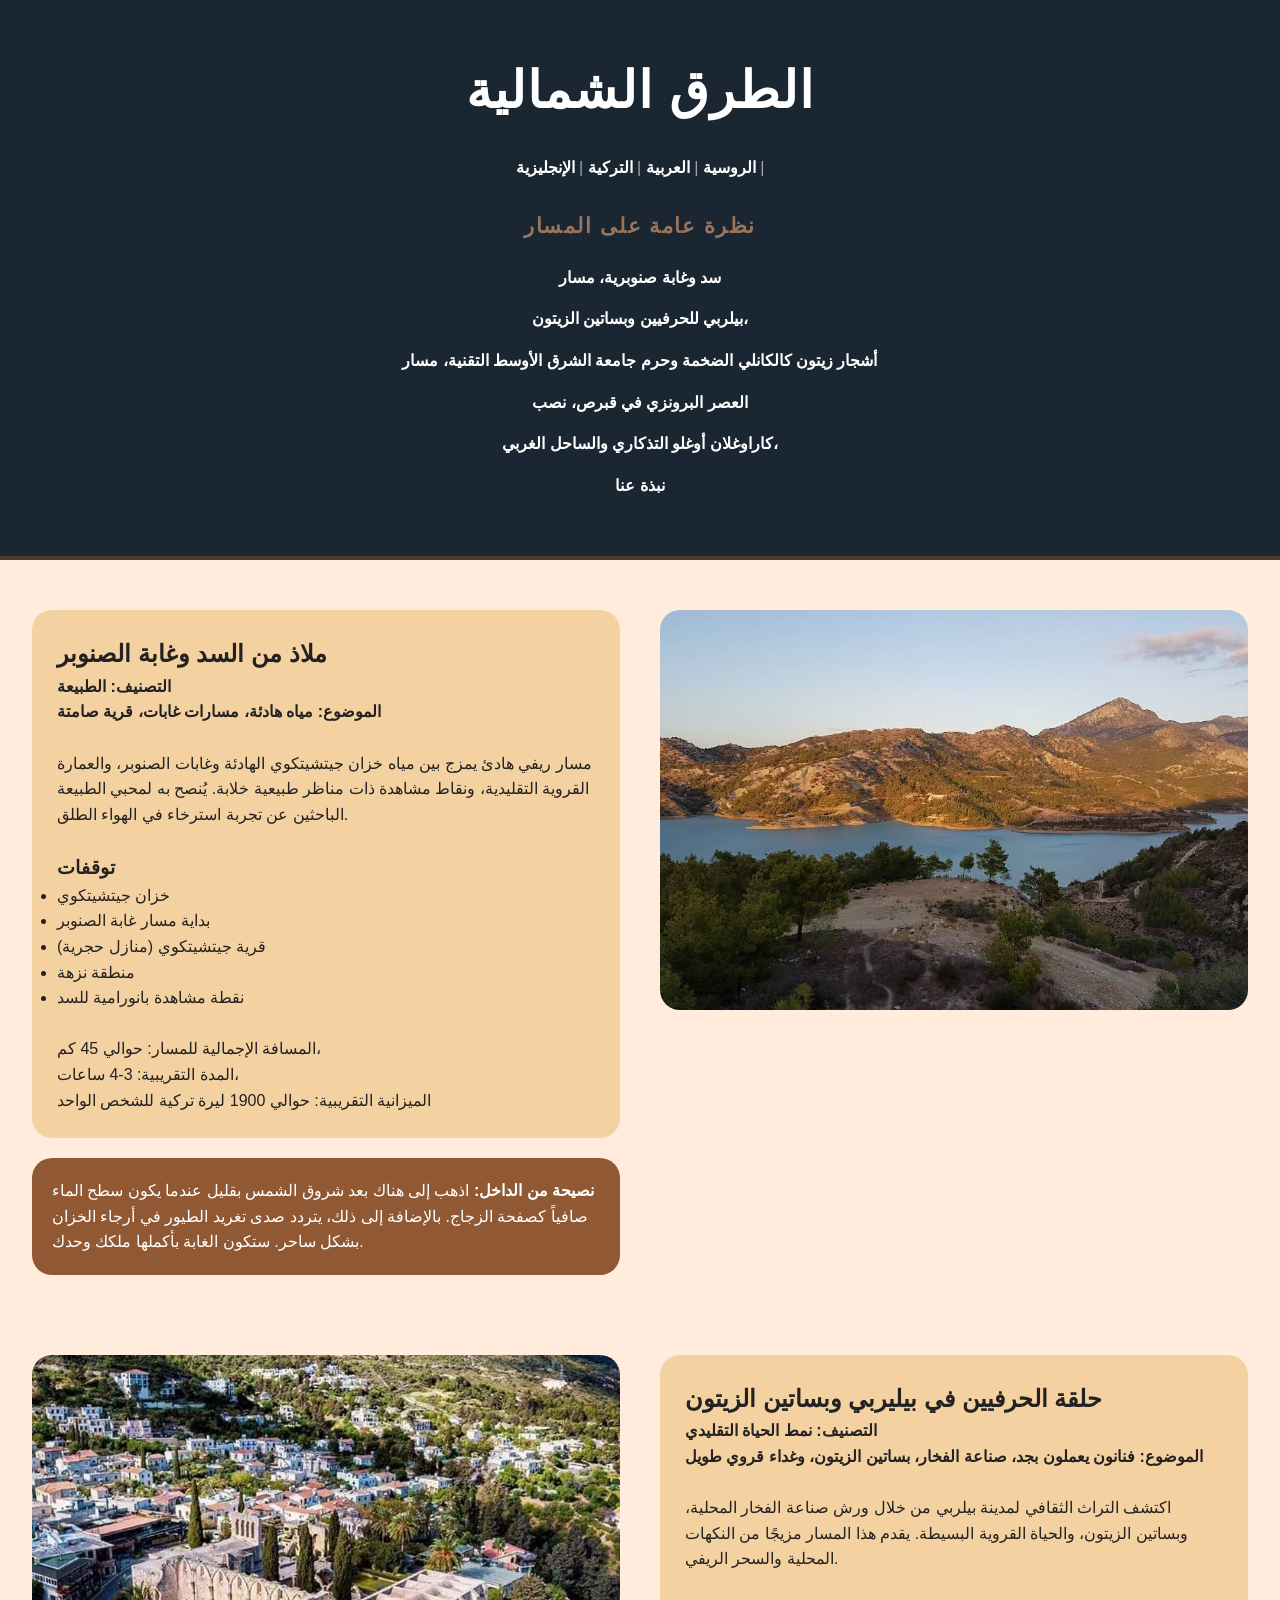
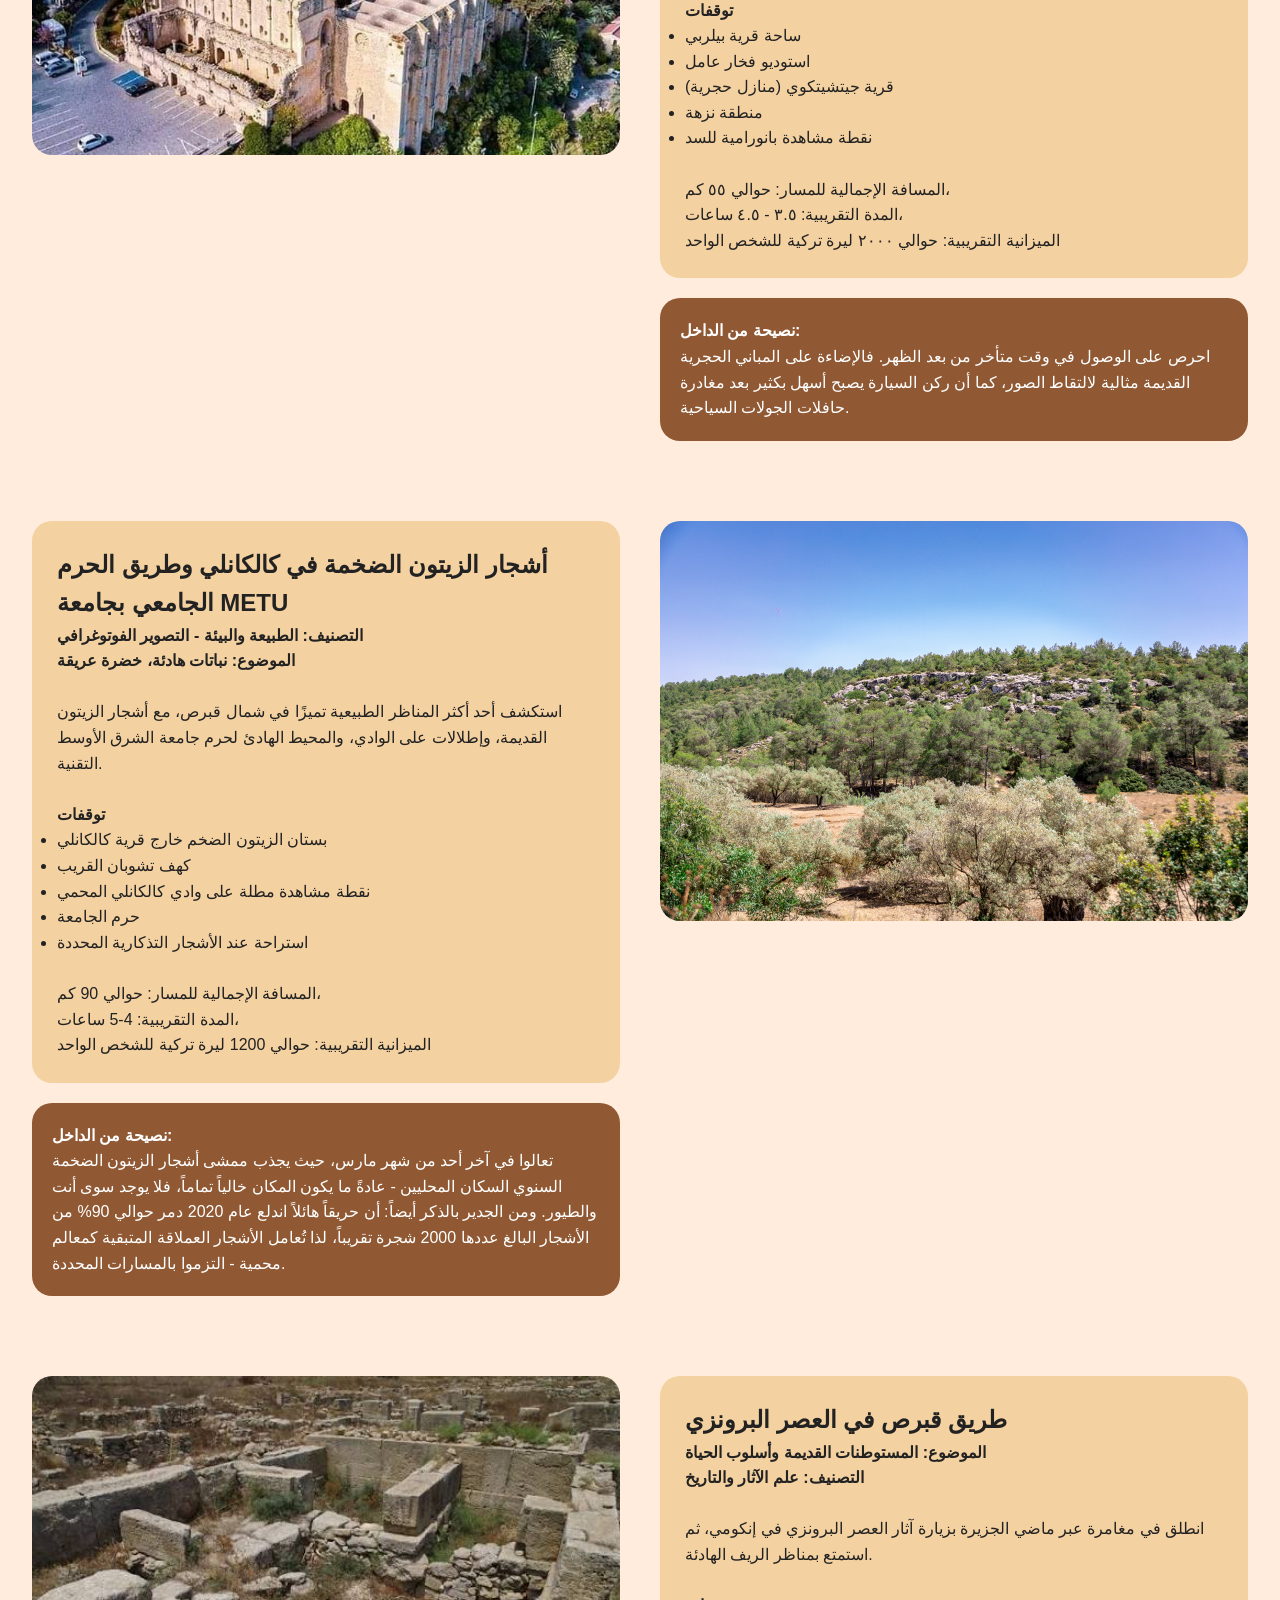
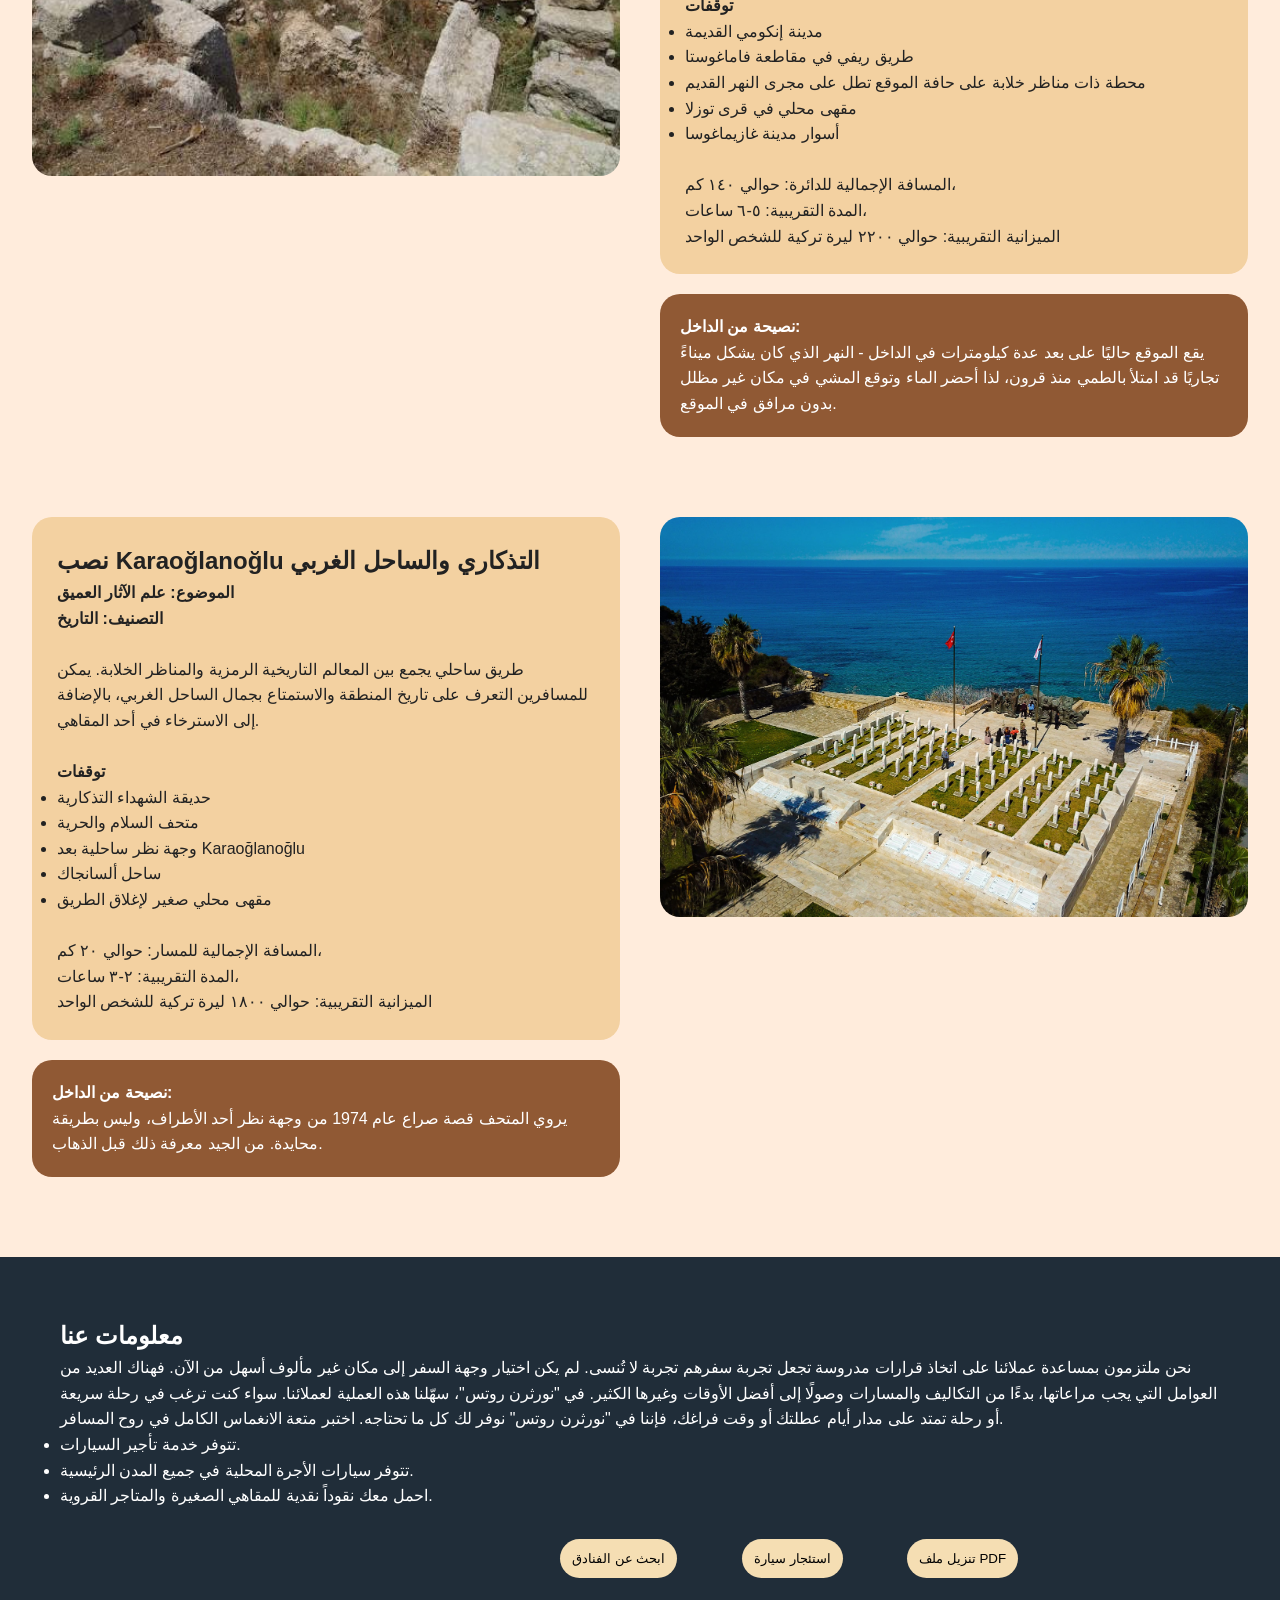
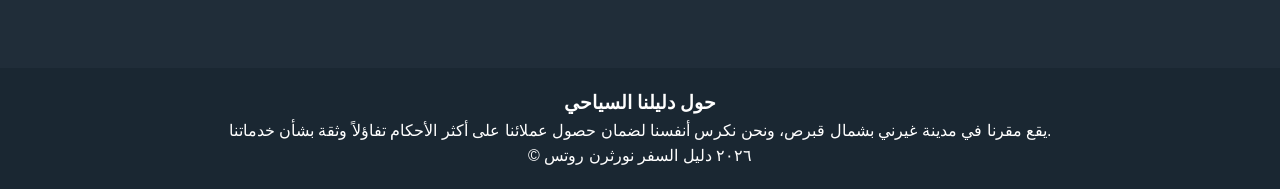
<file: ar/index.html>
<html class="translated-rtl" lang="ar"><head>
<meta charset="UTF-8"/>
<title>الطرق الشمالية | دليل السياحة في قبرص | دليل السفر إلى قبرص | مسارات الرحلات في قبرص</title>
<meta content="Discover the hidden gems of North Cyprus. Turn one trip into a memorable adventure. " name="description"/>
<link href="https://northernroutes.com/en/" rel="canonical"/>
<link href="https://northernroutes/tr/index.html/" rel="alternate"/>
<link href="https://northernroutes/en/" rel="alternate"/>
<link href="https://northernroutes/ar/" rel="alternate"/>
<link href="https://northernroutes/ru/" rel="alternate"/>
<link href="style.css" rel="stylesheet"/>
</head>
<body>
<header>
<h1>الطرق الشمالية</h1>
<nav id="route-overview">
<span class="logo"></span>
<nav class="lang-nav">
<a href="../en/index.html">الإنجليزية</a> |



          <a href="../tr/index.html">التركية</a> |



          <a href="../ar/index.html">العربية</a> |



          <a href="../ru/index.html">الروسية</a> |



        </nav>
<h2>نظرة عامة على المسار</h2>
<a href="#route1">سد وغابة صنوبرية، مسار </a><br/>
<a href="#route2">بيلربي للحرفيين وبساتين الزيتون، </a><br/>
<a href="#route3">أشجار زيتون كالكانلي الضخمة وحرم جامعة الشرق الأوسط التقنية، مسار </a><br/>
<a href="#route4">العصر البرونزي في قبرص، نصب </a><br/>
<a href="#route5">كاراوغلان أوغلو التذكاري والساحل الغربي، </a><br/>
<a href="#about">نبذة عنا</a>
</nav>
</header>
<main>
<section class="route" id="route1">
<div class="content">
<div class="details">
<h2>ملاذ من السد وغابة الصنوبر</h2>
<p><strong>التصنيف: الطبيعة</strong></p>
<p><strong>الموضوع: مياه هادئة، مسارات غابات، قرية صامتة</strong></p>
<br/>
<p>مسار ريفي هادئ يمزج بين مياه خزان جيتشيتكوي الهادئة وغابات الصنوبر، والعمارة القروية التقليدية، ونقاط مشاهدة ذات مناظر طبيعية خلابة. يُنصح به لمحبي الطبيعة الباحثين عن تجربة استرخاء في الهواء الطلق.</p>
<br/>
<h3>توقفات</h3>
<ul>
<li>خزان جيتشيتكوي</li>
<li>بداية مسار غابة الصنوبر</li>
<li>قرية جيتشيتكوي (منازل حجرية)</li>
<li>منطقة نزهة</li>
<li>نقطة مشاهدة بانورامية للسد</li>
</ul>
<br/>
<p>



          المسافة الإجمالية للمسار: حوالي 45 كم، <br/>



          المدة التقريبية: 3-4 ساعات، <br/>



          الميزانية التقريبية: حوالي 1900 ليرة تركية للشخص الواحد 



        </p>
</div>
<div class="tip">
<p>
<strong>نصيحة من الداخل:</strong> 



          



          اذهب إلى هناك بعد شروق الشمس بقليل عندما يكون سطح الماء صافياً كصفحة الزجاج. بالإضافة إلى ذلك، يتردد صدى تغريد الطيور في أرجاء الخزان بشكل ساحر. ستكون الغابة بأكملها ملكك وحدك.



        </p>
</div>
</div>
<div class="image">
<img src="1.jpeg"/>
<iframe height="480" src="https://www.google.com/maps/d/embed?mid=1fEk9jMq_enERXl50tbOGinUPRMcSZ24&amp;ehbc=2E312F&amp;noprof=1" width="640">
</iframe>
</div>
</section>
<section class="route reverse" id="route2">
<div class="content">
<div class="details">
<h2>حلقة الحرفيين في بيليربي وبساتين الزيتون</h2>
<p><strong>التصنيف: نمط الحياة التقليدي</strong></p>
<p><strong>الموضوع: فنانون يعملون بجد، صناعة الفخار، بساتين الزيتون، وغداء قروي طويل</strong></p>
<br/>
<p>اكتشف التراث الثقافي لمدينة بيلربي من خلال ورش صناعة الفخار المحلية، وبساتين الزيتون، والحياة القروية البسيطة. يقدم هذا المسار مزيجًا من النكهات المحلية والسحر الريفي.</p>
<br/>
<strong>توقفات</strong>
<ul>
<li>ساحة قرية بيلربي</li>
<li>استوديو فخار عامل</li>
<li>قرية جيتشيتكوي (منازل حجرية)</li>
<li>منطقة نزهة</li>
<li>نقطة مشاهدة بانورامية للسد</li>
</ul>
<br/>
<p>



          المسافة الإجمالية للمسار: حوالي ٥٥ كم، <br/>



          المدة التقريبية: ٣.٥ - ٤.٥ ساعات، <br/>



          الميزانية التقريبية: حوالي ٢٠٠٠ ليرة تركية للشخص الواحد 



        </p>
</div>
<div class="tip">
<p>
<strong>نصيحة من الداخل:</strong>
<br/> 



          احرص على الوصول في وقت متأخر من بعد الظهر. فالإضاءة على المباني الحجرية القديمة مثالية لالتقاط الصور، كما أن ركن السيارة يصبح أسهل بكثير بعد مغادرة حافلات الجولات السياحية.



        </p>
</div>
</div>
<div class="image">
<img src="2.jpeg"/>
<iframe height="480" src="https://www.google.com/maps/d/embed?mid=10lsZTAsRRqmrjNbD1sh9Nc-gqhgbcto&amp;ehbc=2E312F&amp;noprof=1" width="640"></iframe>
</div>
</section>
<section class="route" id="route3">
<div class="content">
<div class="details">
<h2>أشجار الزيتون الضخمة في كالكانلي وطريق الحرم الجامعي بجامعة METU</h2>
<p><strong>التصنيف: الطبيعة والبيئة - التصوير الفوتوغرافي</strong></p>
<p><strong>الموضوع: نباتات هادئة، خضرة عريقة</strong></p>
<br/>
<p>استكشف أحد أكثر المناظر الطبيعية تميزًا في شمال قبرص، مع أشجار الزيتون القديمة، وإطلالات على الوادي، والمحيط الهادئ لحرم جامعة الشرق الأوسط التقنية.</p>
<br/>
<strong>توقفات</strong>
<ul>
<li>بستان الزيتون الضخم خارج قرية كالكانلي</li>
<li>كهف تشوبان القريب</li>
<li>نقطة مشاهدة مطلة على وادي كالكانلي المحمي</li>
<li>حرم الجامعة</li>
<li>استراحة عند الأشجار التذكارية المحددة</li>
</ul>
<br/>
<p>



          المسافة الإجمالية للمسار: حوالي 90 كم، <br/>



          المدة التقريبية: 4-5 ساعات، <br/>



          الميزانية التقريبية: حوالي 1200 ليرة تركية للشخص الواحد 



        </p>
</div>
<div class="tip">
<p>
<strong>نصيحة من الداخل:</strong>
<br/> 



         تعالوا في آخر أحد من شهر مارس، حيث يجذب ممشى أشجار الزيتون الضخمة السنوي السكان المحليين - عادةً ما يكون المكان خالياً تماماً، فلا يوجد سوى أنت والطيور. ومن الجدير بالذكر أيضاً: أن حريقاً هائلاً اندلع عام 2020 دمر حوالي 90% من الأشجار البالغ عددها 2000 شجرة تقريباً، لذا تُعامل الأشجار العملاقة المتبقية كمعالم محمية - التزموا بالمسارات المحددة.



        </p>
</div>
</div>
<div class="image">
<img src="3.jpg"/>
<iframe height="480" src="https://www.google.com/maps/d/embed?mid=1WHkG3uEub9iXnFJmgwJmXyBKvGhkWRU&amp;ehbc=2E312F&amp;noprof=1" width="640"></iframe>
</div>
</section>
<section class="route reverse" id="route4">
<div class="content">
<div class="details">
<h2>طريق قبرص في العصر البرونزي</h2>
<p><strong>الموضوع: المستوطنات القديمة وأسلوب الحياة</strong></p>
<p><strong>التصنيف: علم الآثار والتاريخ</strong></p>
<br/>
<p>انطلق في مغامرة عبر ماضي الجزيرة بزيارة آثار العصر البرونزي في إنكومي، ثم استمتع بمناظر الريف الهادئة.</p>
<br/>
<strong>توقفات</strong>
<ul>
<li>مدينة إنكومي القديمة</li>
<li>طريق ريفي في مقاطعة فاماغوستا</li>
<li>محطة ذات مناظر خلابة على حافة الموقع تطل على مجرى النهر القديم</li>
<li>مقهى محلي في قرى توزلا</li>
<li>أسوار مدينة غازيماغوسا</li>
</ul>
<br/>
<p>



          المسافة الإجمالية للدائرة: حوالي ١٤٠ كم، <br/>



          المدة التقريبية: ٥-٦ ساعات، <br/>



          الميزانية التقريبية: حوالي ٢٢٠٠ ليرة تركية للشخص الواحد



        </p>
</div>
<div class="tip">
<p>
<strong>نصيحة من الداخل:</strong>
<br/> 



         يقع الموقع حاليًا على بعد عدة كيلومترات في الداخل - النهر الذي كان يشكل ميناءً تجاريًا قد امتلأ بالطمي منذ قرون، لذا أحضر الماء وتوقع المشي في مكان غير مظلل بدون مرافق في الموقع.



        </p>
</div>
</div>
<div class="image">
<img src="4.jpg"/>
<iframe height="480" src="https://www.google.com/maps/d/embed?mid=1oLGfw-9_306Hsn_ysLSkEjLz_wvmgr4&amp;ehbc=2E312F&amp;noprof=1" width="640"></iframe>
</div>
</section>
<section class="route" id="route5">
<div class="content">
<div class="details">
<h2>نصب Karaoğlanoğlu التذكاري والساحل الغربي</h2>
<p><strong>الموضوع: علم الآثار العميق</strong></p>
<p><strong>التصنيف: التاريخ</strong></p>
<br/>
<p>طريق ساحلي يجمع بين المعالم التاريخية الرمزية والمناظر الخلابة. يمكن للمسافرين التعرف على تاريخ المنطقة والاستمتاع بجمال الساحل الغربي، بالإضافة إلى الاسترخاء في أحد المقاهي.</p>
<br/>
<strong>توقفات</strong>
<ul>
<li>حديقة الشهداء التذكارية</li>
<li>متحف السلام والحرية</li>
<li>وجهة نظر ساحلية بعد Karaoğlanoğlu</li>
<li>ساحل ألسانجاك</li>
<li>مقهى محلي صغير لإغلاق الطريق</li>
</ul>
<br/>
<p>



          المسافة الإجمالية للمسار: حوالي ٢٠ كم،   <br/>



          المدة التقريبية: ٢-٣ ساعات،   <br/>



          الميزانية التقريبية: حوالي ١٨٠٠ ليرة تركية للشخص الواحد



        </p>
</div>
<div class="tip">
<p>
<strong>نصيحة من الداخل:</strong>
<br/> 



            يروي المتحف قصة صراع عام 1974 من وجهة نظر أحد الأطراف، وليس بطريقة محايدة. من الجيد معرفة ذلك قبل الذهاب.



        </p>
</div>
</div>
<div class="image">
<img src="5.jpg"/>
<iframe height="480" src="https://www.google.com/maps/d/embed?mid=1V1FqYSu7r0nFkCXcWU6MBwQlQVxggYQ&amp;ehbc=2E312F&amp;noprof=1" width="640"></iframe>
</div>
</section>
</main>
<section class="about" id="about">
<h2>معلومات عنا</h2>
<p>



    نحن ملتزمون بمساعدة عملائنا على اتخاذ قرارات مدروسة تجعل تجربة سفرهم تجربة لا تُنسى. لم يكن اختيار وجهة السفر إلى مكان غير مألوف أسهل من الآن. فهناك العديد من العوامل التي يجب مراعاتها، بدءًا من التكاليف والمسارات وصولًا إلى أفضل الأوقات وغيرها الكثير. في "نورثرن روتس"، سهّلنا هذه العملية لعملائنا. سواء كنت ترغب في رحلة سريعة أو رحلة تمتد على مدار أيام عطلتك أو وقت فراغك، فإننا في "نورثرن روتس" نوفر لك كل ما تحتاجه. اختبر متعة الانغماس الكامل في روح المسافر.



  </p>
<ul>
<li>تتوفر خدمة تأجير السيارات.</li>
<li>تتوفر سيارات الأجرة المحلية في جميع المدن الرئيسية.</li>
<li>احمل معك نقوداً نقدية للمقاهي الصغيرة والمتاجر القروية.</li>
</ul>
<span class="link1"><a href="https://www.trivago.com/en-US/odr/hotels-kuzey-k%C4%B1br%C4%B1s-t%C3%BCrk-cumhuriyeti-t%C3%BCrkiye?search=200-419803&amp;msockid"><button class="hotel">ابحث عن الفنادق</button></a></span>
<span class="link2"><a href="https://www.sunrentacar.com/tr"><button class="car">استئجار سيارة</button></a></span>
<span class="link3"><button class="pdf" onclick="window.print()">تنزيل ملف PDF</button></span>
</section>
<footer class="footer">
<h3>حول دليلنا السياحي</h3>
<p>



    يقع مقرنا في مدينة غيرني بشمال قبرص، ونحن نكرس أنفسنا لضمان حصول عملائنا على أكثر الأحكام تفاؤلاً وثقة بشأن خدماتنا.



  </p>
<p>© ٢٠٢٦ دليل السفر نورثرن روتس</p>
</footer>

</body></html>
</file>
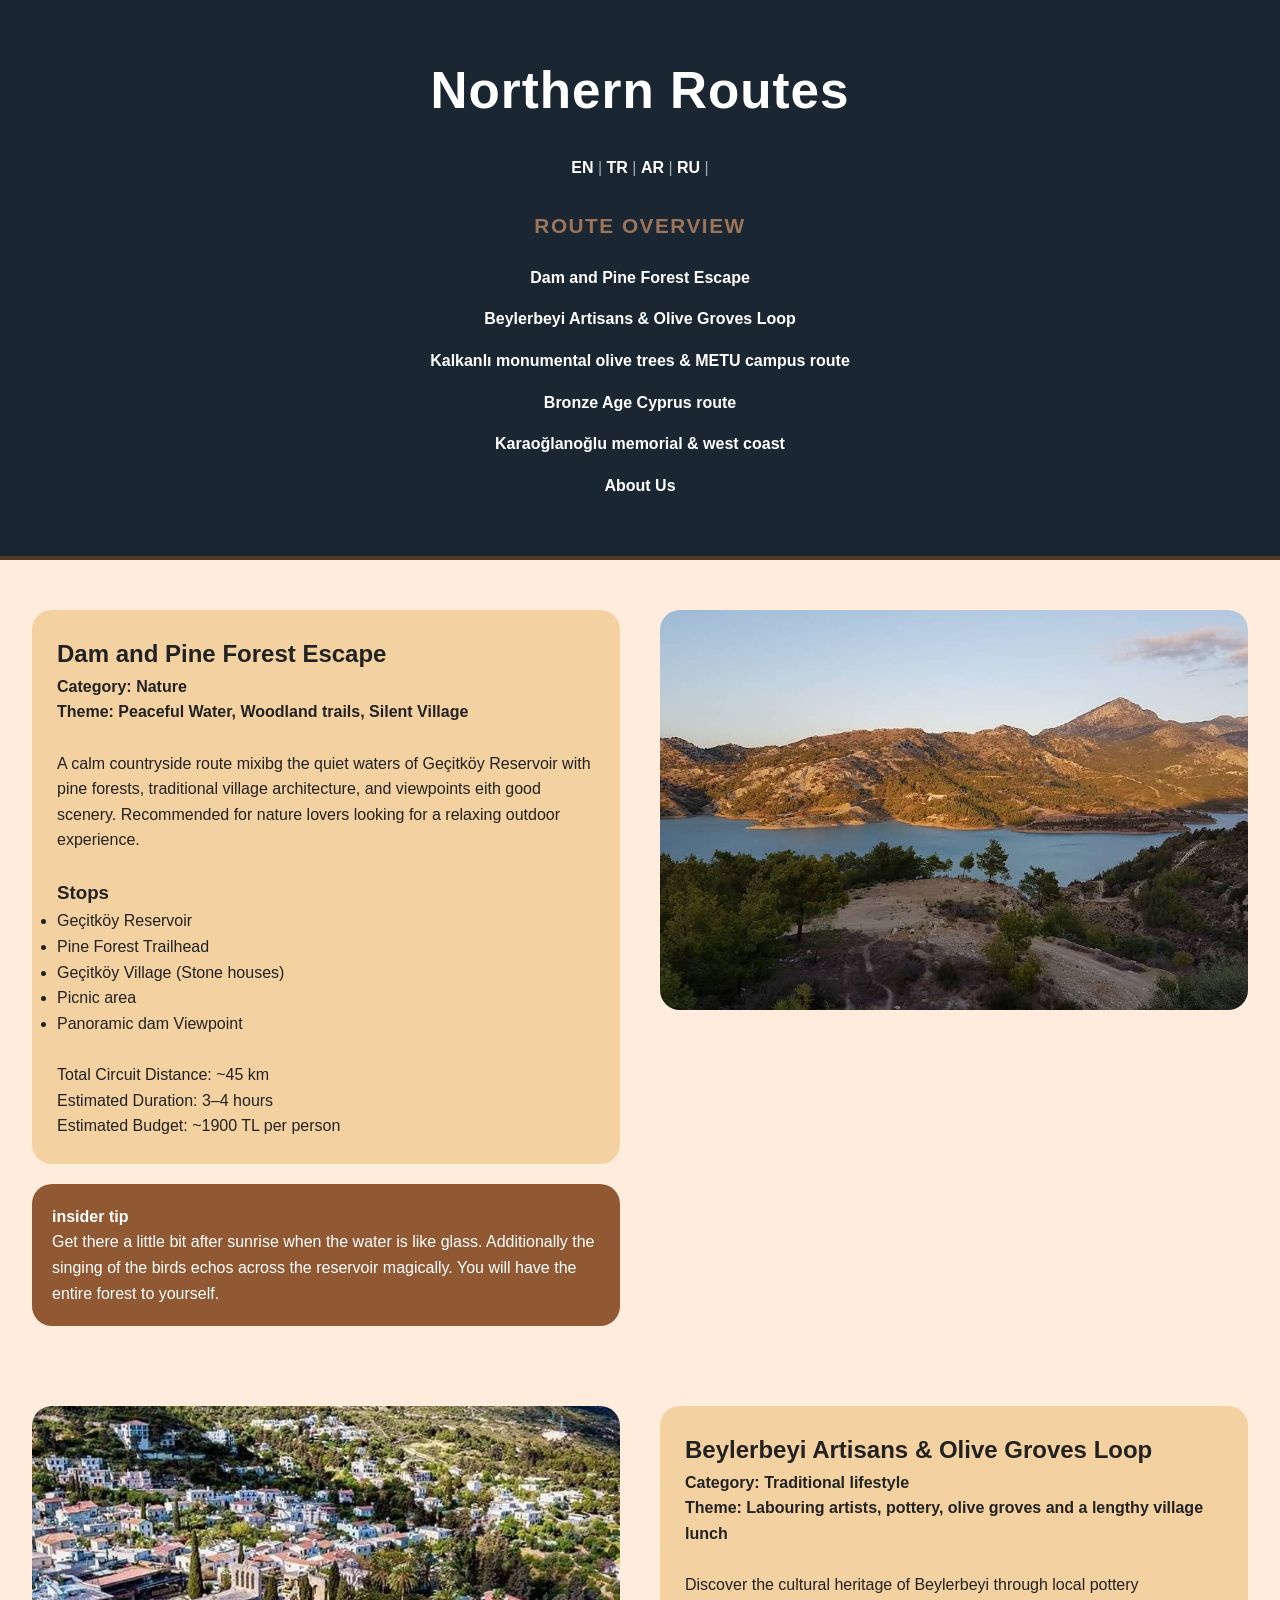
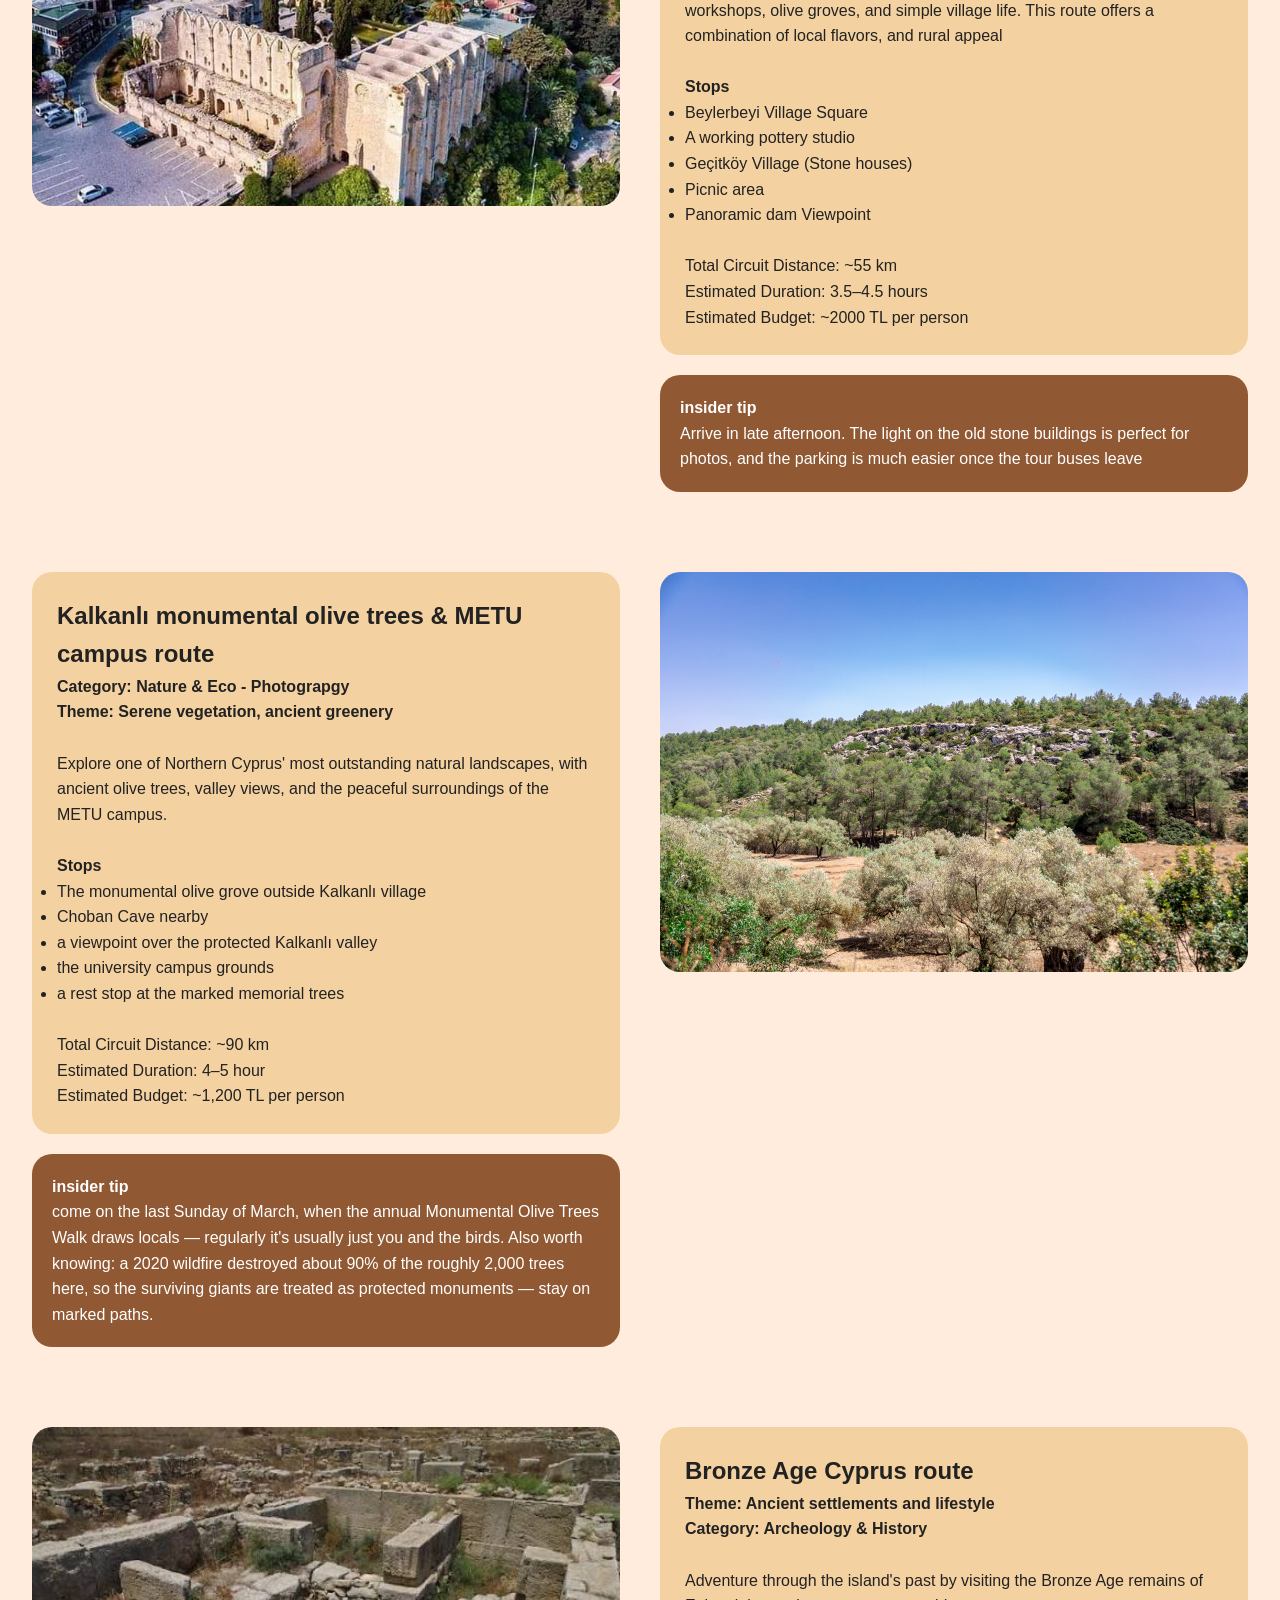
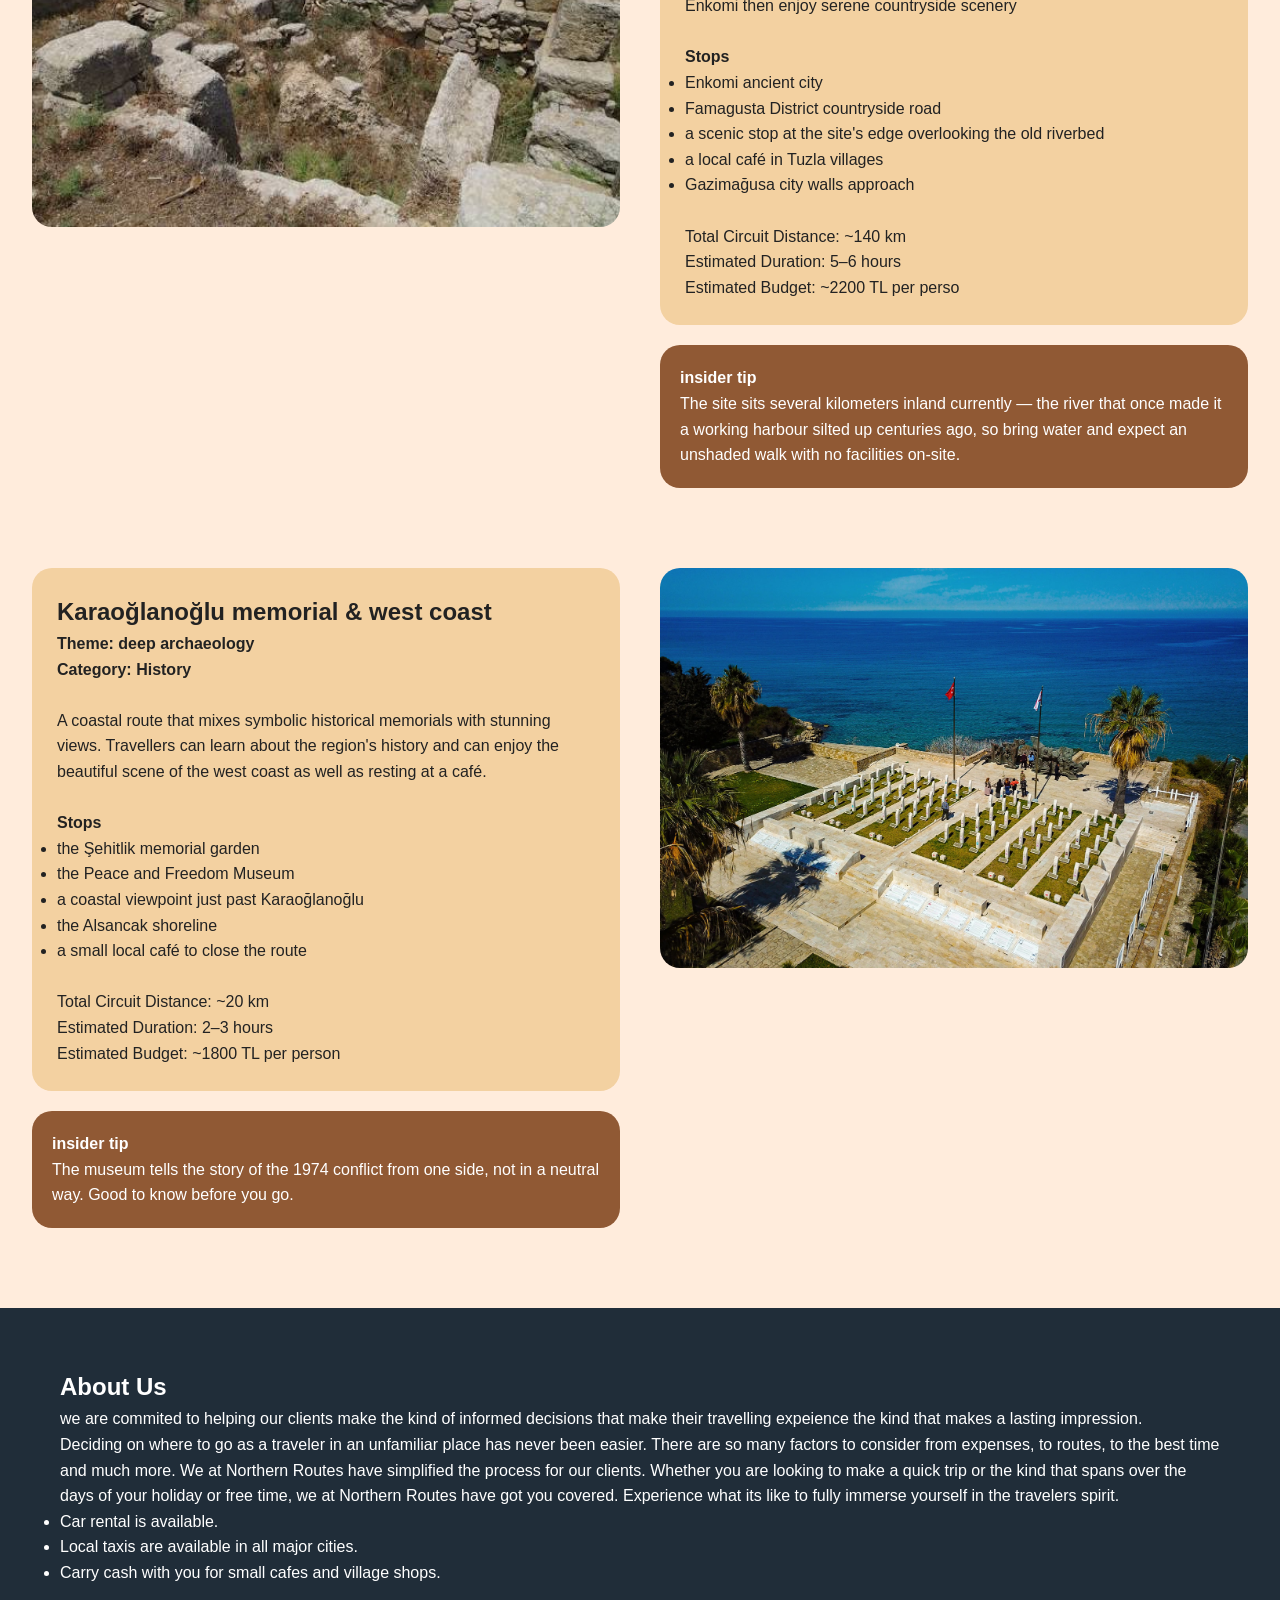
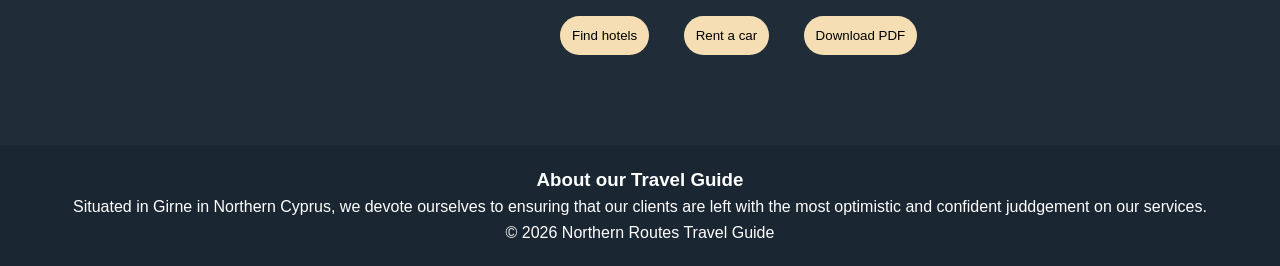
<file: en/index.html>
<!DOCTYPE html>
<html lang="en">
<head>
  <meta charset="UTF-8">
  <title>Northern routes | Cyprus Tourism Guidance | Cyprus Traveling guide | Cyprus Trip Routes </title>
  <meta name="description" content="Discover the hidden gems of North Cyprus. Turn one trip into a memorable adventure. ">

  <link rel="canonical" href="https://northernroutes.com/en/">

   <link rel="alternate" href="https://northernroutes/tr/index.html/">
   <link rel="alternate" href="https://northernroutes/en/">
   <link rel="alternate" href="https://northernroutes/ar/">
   <link rel="alternate" href="https://northernroutes/ru/">


  <link rel="stylesheet" href="style.css">

</head>
<body>
  <header>
    <h1>Northern Routes</h1>
  <nav id="route-overview">

  <span class="logo"></span>
      <nav class="lang-nav">
         <a href="../en/index.html">EN</a> |
         <a href="../tr/index.html">TR</a> |
         <a href="../ar/index.html">AR</a> |
         <a href="../ru/index.html">RU</a> |
        </nav>
    </div>

    <h2>Route Overview</h2>

      <a href="#route1">Dam and Pine Forest Escape</a><br>
      <a href="#route2">Beylerbeyi Artisans & Olive Groves Loop</a><br>
      <a href="#route3">Kalkanlı monumental olive trees & METU campus route</a><br>
      <a href="#route4">Bronze Age Cyprus route</a><br>
      <a href="#route5">Karaoğlanoğlu memorial & west coast</a><br>
       <a href="#about">About Us</a>
    </nav>
  </header>
  
  <main>
   
    <section class="route" id="route1">
      <div class="content">
      <div class="details">
        <h2> Dam and Pine Forest Escape</h2>
         <p><strong>Category: Nature</strong></p>
        <p><strong>Theme: Peaceful Water, Woodland trails, Silent Village</strong></p>
         <br>
         <p>A calm countryside route mixibg the quiet waters of Geçitköy Reservoir with pine forests, 
          traditional village architecture, and viewpoints eith good scenery. Recommended for nature
           lovers looking for a relaxing outdoor experience.</p>
         <br>
         <h3>Stops</h3>
        <ul>
         <li>Geçitköy Reservoir</li>
         <li> Pine Forest Trailhead</li>
         <li>Geçitköy Village (Stone houses)</li>
         <li>Picnic area </li> 
         <li>Panoramic dam Viewpoint</li>
        </ul>

        <br>

        <p>
          Total Circuit Distance: ~45 km <br>
          Estimated Duration: 3–4 hours <br>
          Estimated Budget: ~1900 TL per person 
        </p>
       
      </div>
      <div class="tip">
        <p>
          <strong>insider tip</strong>
          </br>
          Get there a little bit after sunrise when the water is like glass. Additionally 
          the singing of the birds echos across the reservoir magically. You will have the entire forest 
          to yourself.
        </p>
      </div>
      </div>
      <div class="image">
        <img src="1.jpeg">
        <iframe
        src="https://www.google.com/maps/d/embed?mid=1fEk9jMq_enERXl50tbOGinUPRMcSZ24&ehbc=2E312F&noprof=1" width="640" height="480">
    
  </iframe>
      </div>
    </section>

    <section  class="route reverse" id="route2">
      <div class="content">
        <div class="details">
        <h2> Beylerbeyi Artisans & Olive Groves Loop</h2>
        <p><strong>Category: Traditional lifestyle</strong></p>
         <p><strong>Theme: Labouring artists, pottery, olive groves and a lengthy village lunch</strong></p>
         <br>
        <p> Discover the cultural heritage of Beylerbeyi through local pottery workshops, olive groves, and simple 
          village life. This route offers a combination of local flavors, and rural appeal</p>
         <br>
         <strong>Stops</strong>
        <ul>
         <li> Beylerbeyi Village Square</li>
         <li> A working pottery studio</li>
         <li>Geçitköy Village (Stone houses)</li>
         <li>Picnic area </li> 
         <li>Panoramic dam Viewpoint</li>
        </ul>

        <br>

        <p>
          Total Circuit Distance: ~55 km <br>
          Estimated Duration: 3.5–4.5 hours <br>
          Estimated Budget: ~2000 TL per person 
        </p>
        
      </div>

      <div class="tip">
        <p>
          <strong>insider tip</strong>
          <br>
          Arrive in late afternoon. The light on the old stone buildings
          is perfect for photos, and the parking is much easier once the tour buses leave
        </p>
      </div>
      </div>

      <div class="image">
        <img src="2.jpeg">
        <iframe src="https://www.google.com/maps/d/embed?mid=10lsZTAsRRqmrjNbD1sh9Nc-gqhgbcto&ehbc=2E312F&noprof=1" width="640" height="480"></iframe>
      </div>
    </section>

    <section class="route" id="route3">
      <div class="content">
       <div class="details">
        <h2> Kalkanlı monumental olive trees & METU campus route</h2>
        
        <p><strong>Category: Nature & Eco - Photograpgy</strong></p>
        <p><strong>Theme: Serene vegetation, ancient greenery</strong></p>
         <br>
         <p>Explore one of Northern Cyprus' most outstanding natural landscapes, with ancient olive trees,
           valley views, and the peaceful surroundings of the METU campus.</p>
         <br>
         <strong>Stops</strong>
        <ul>
         <li> The monumental olive grove outside Kalkanlı village </li>
         <li> Choban Cave nearby</li>
         <li>a viewpoint over the protected Kalkanlı valley</li>
         <li>the university campus grounds</li> 
         <li>a rest stop at the marked memorial trees</li>
        </ul>
        
        <br>

        <p>
          Total Circuit Distance: ~90 km <br>
          Estimated Duration: 4–5 hour <br>
          Estimated Budget: ~1,200 TL per person 
        </p>
        
      </div>
      
      <div class="tip">
        <p>
          <strong>insider tip</strong>
          <br>
         come on the last Sunday of March, when the annual Monumental Olive Trees Walk draws locals
          — regularly it's usually just you and the birds. Also worth knowing: a 2020 wildfire
          destroyed about 90% of the roughly 2,000 trees here, so the surviving giants are treated as
          protected monuments — stay on marked paths.
        </p>
      </div>
      </div>
      <div class="image">
        <img src="3.jpg">
           <iframe src="https://www.google.com/maps/d/embed?mid=1WHkG3uEub9iXnFJmgwJmXyBKvGhkWRU&ehbc=2E312F&noprof=1" width="640" height="480"></iframe>
      </div>
    </section>

 <section class="route reverse" id="route4">
        <div class="content">
       <div class="details">
        <h2> Bronze Age Cyprus route</h2>
        
        <p><strong>Theme: Ancient settlements and lifestyle</strong></p>
        <p><strong>Category: Archeology & History</strong></p>
         <br>
         <p>Adventure through the island's past by visiting the Bronze Age remains of Enkomi then enjoy serene countryside scenery</p>
         <br>
         <strong>Stops</strong>
        <ul>
         <li>Enkomi ancient city</li>
         <li>Famagusta District countryside road</li>
         <li>a scenic stop at the site's edge overlooking the old riverbed</li>
         <li>a local café in Tuzla villages</li> 
         <li>Gazimağusa city walls approach</li>
        </ul>

        <br>
        <p>
          Total Circuit Distance: ~140 km <br>
          Estimated Duration: 5–6 hours <br>
          Estimated Budget: ~2200 TL per perso
        </p>
        
      </div>
      <div class="tip">
        <p>
          <strong>insider tip</strong>
          <br>
         The site sits several kilometers inland currently — the river that once made it a
         working harbour silted up centuries ago, so bring water and expect an unshaded walk
         with no facilities on-site.
        </p>
      </div>
      </div>
      <div class="image">
        <img src="4.jpg">
        <iframe src="https://www.google.com/maps/d/embed?mid=1oLGfw-9_306Hsn_ysLSkEjLz_wvmgr4&ehbc=2E312F&noprof=1" width="640" height="480"></iframe>
      </div>
    </section>

    <section class="route" id="route5">
      <div class="content">
      <div class="details">
        <h2>Karaoğlanoğlu memorial & west coast </h2>
        
        <p><strong>Theme: deep archaeology</strong></p>
        <p><strong>Category: History</strong></p>
         <br>
         <p>A coastal route that mixes symbolic historical memorials with stunning views. Travellers can learn about
           the region's history and can enjoy the beautiful scene of the west coast as well as resting at a café.</p>
         <br>
         <strong>Stops</strong>
        <ul>
         <li> the Şehitlik memorial garden</li>
         <li> the Peace and Freedom Museum</li>
         <li>a coastal viewpoint just past Karaoğlanoğlu</li>
         <li> the Alsancak shoreline</li> 
         <li>a small local café to close the route</li>
        </ul>

        <br>

        <p>
          Total Circuit Distance: ~20 km  <br>
          Estimated Duration: 2–3 hours  <br>
          Estimated Budget: ~1800 TL per person
        </p>
        
      </div>
      <div class="tip">
        <p>
          <strong>insider tip</strong>
          <br>
            The museum tells the story of the 1974 conflict from one side, not in a neutral way.
            Good to know before you go.
        </p>
      </div>
      </div>
      <div class="image">
        <img src="5.jpg">
        <iframe src="https://www.google.com/maps/d/embed?mid=1V1FqYSu7r0nFkCXcWU6MBwQlQVxggYQ&ehbc=2E312F&noprof=1" width="640" height="480"></iframe>
      </div>
    </section>

    </section>
    </main>
   <section class="about" id="about">
  <h2>About Us</h2>
  <p>
    we are commited to helping our clients make the kind of informed decisions that make their travelling expeience 
    the kind that makes a lasting impression.
    </br>
    Deciding on where to go as a traveler in an unfamiliar place has never been easier. There are so many factors
    to consider from expenses, to routes, to the best time and much more. We at Northern Routes have simplified 
    the process for our clients. Whether you are looking to make a quick trip or the kind that spans over the days
    of your holiday or free time, we at Northern Routes have got you covered. Experience what its like to fully
    immerse yourself in the travelers spirit.
  </p>
  <ul>
  <li>Car rental is available.</li>
  <li>Local taxis are available in all major cities.</li>
  <li>Carry cash with you for small cafes and village shops.</li>
  </ul>
  <span class="link1"><a href="https://www.trivago.com/en-US/odr/hotels-kuzey-k%C4%B1br%C4%B1s-t%C3%BCrk-cumhuriyeti-t%C3%BCrkiye?search=200-419803&msockid"><button class="hotel">Find hotels</button></a></span>
  <span class="link2"><a href="https://www.sunrentacar.com/tr"><button class="car">Rent a car</button></a></span>
  <span class="link3"><button class="pdf" onclick="window.print()">Download PDF</button></span>
</section>
<footer class="footer">
  <h3>About our Travel Guide</h3>
  <p>
    Situated in Girne in Northern Cyprus, we devote ourselves to ensuring that our clients are left with the most
    optimistic and confident juddgement on our services.
  </p>
  <p>&copy; 2026 Northern Routes Travel Guide</p>
</footer>
  </body>
  </html>
</file>
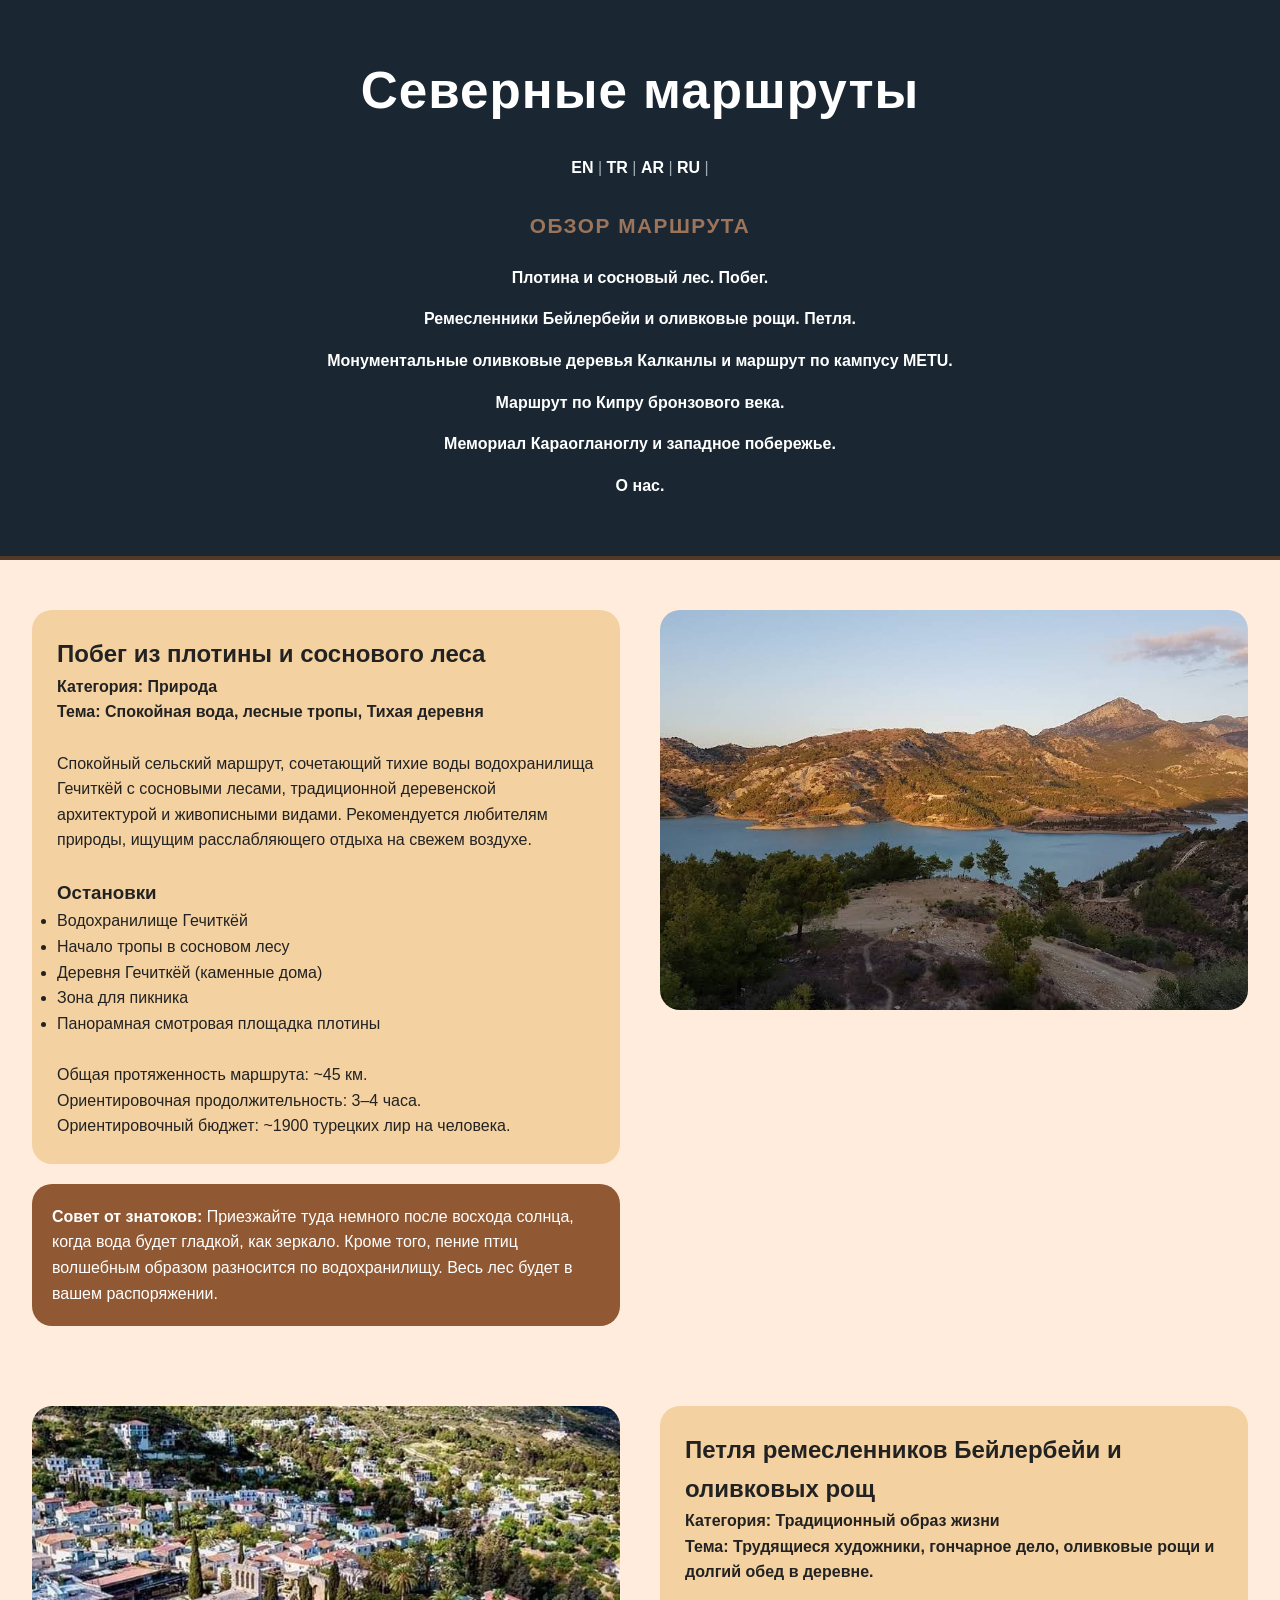
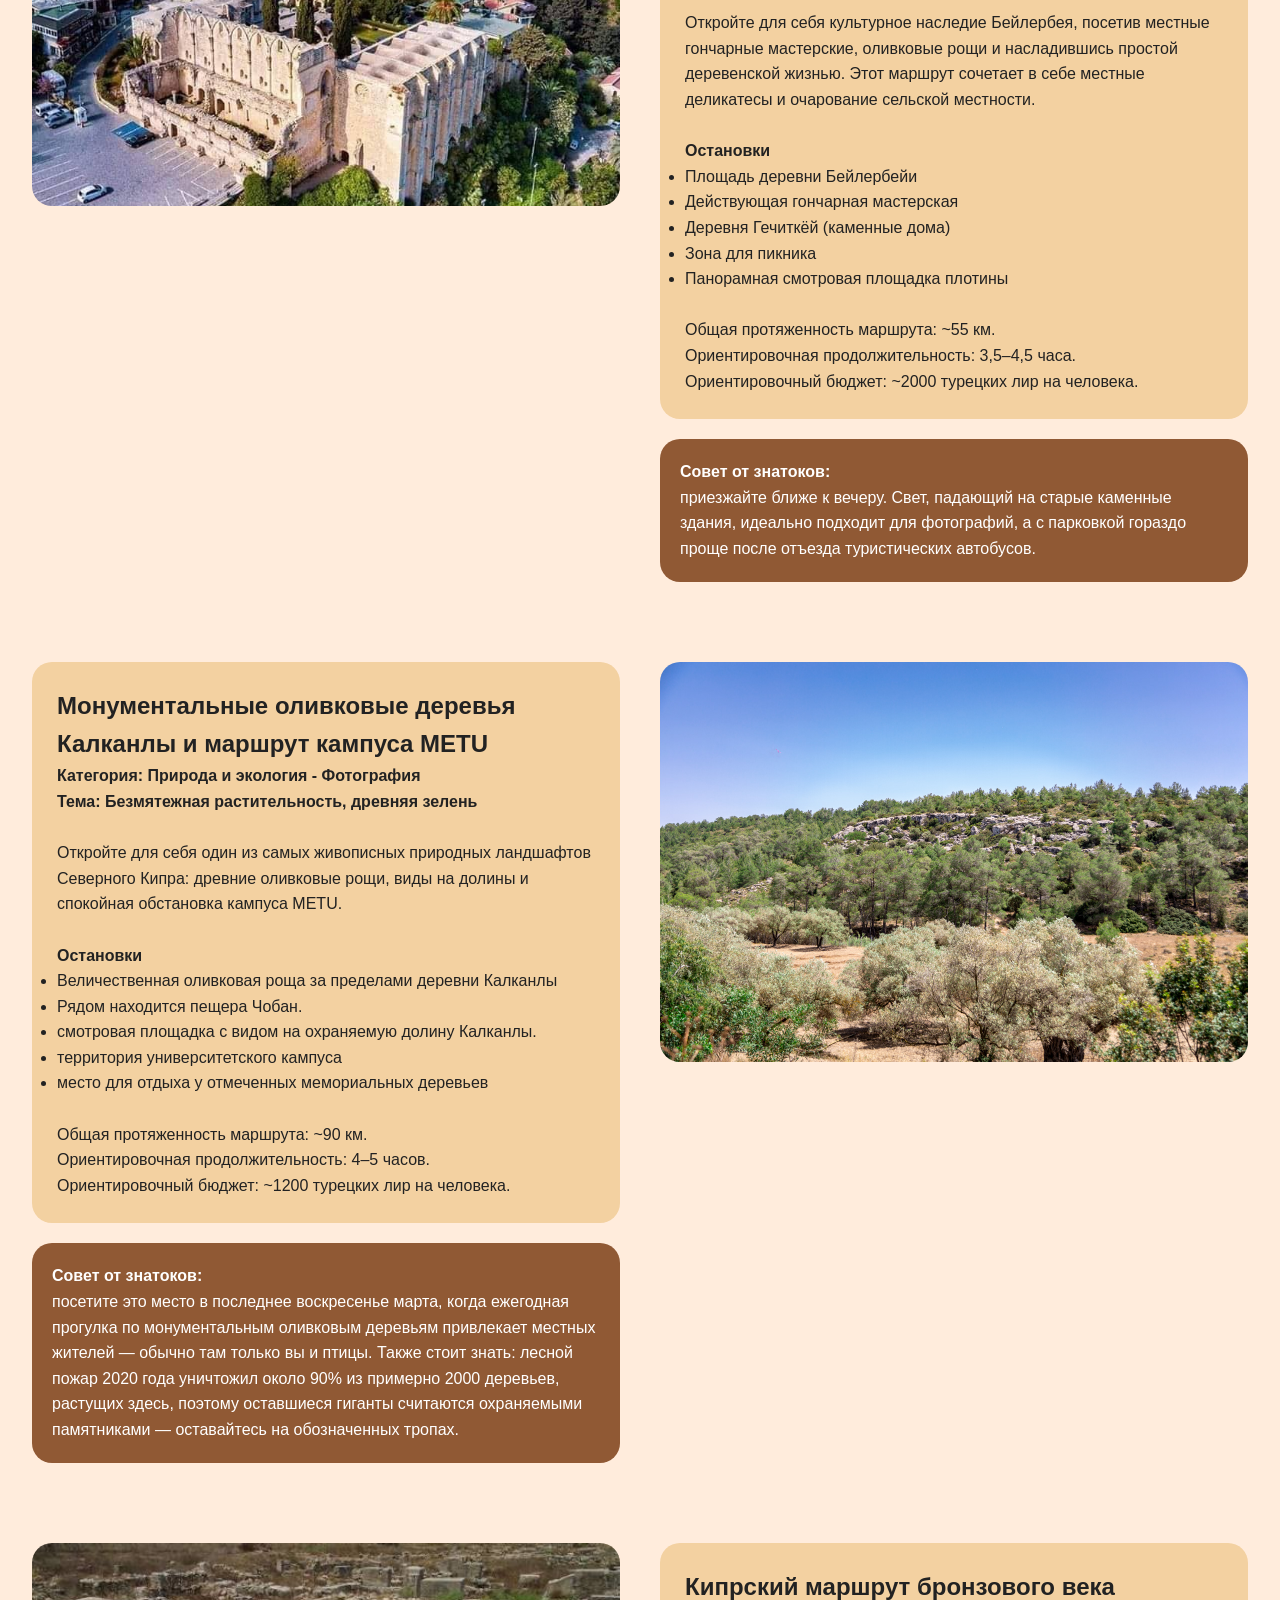
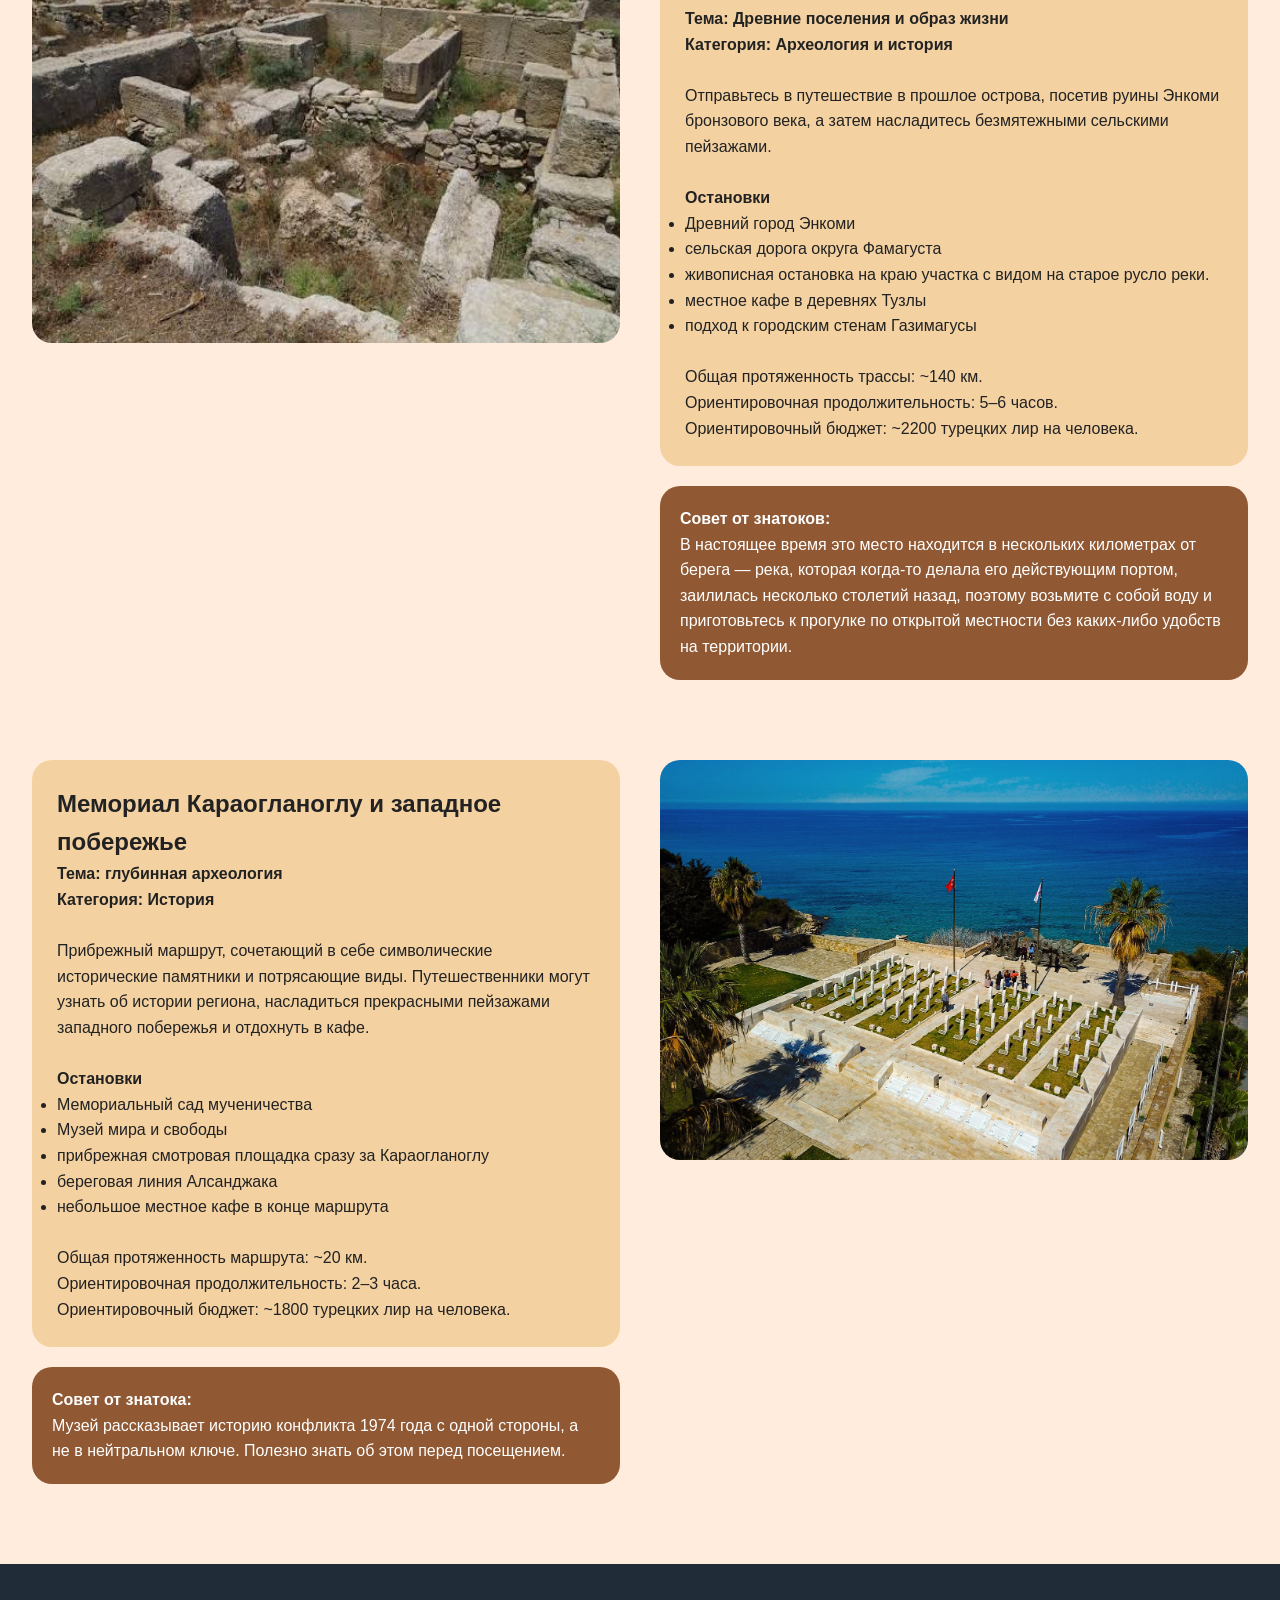
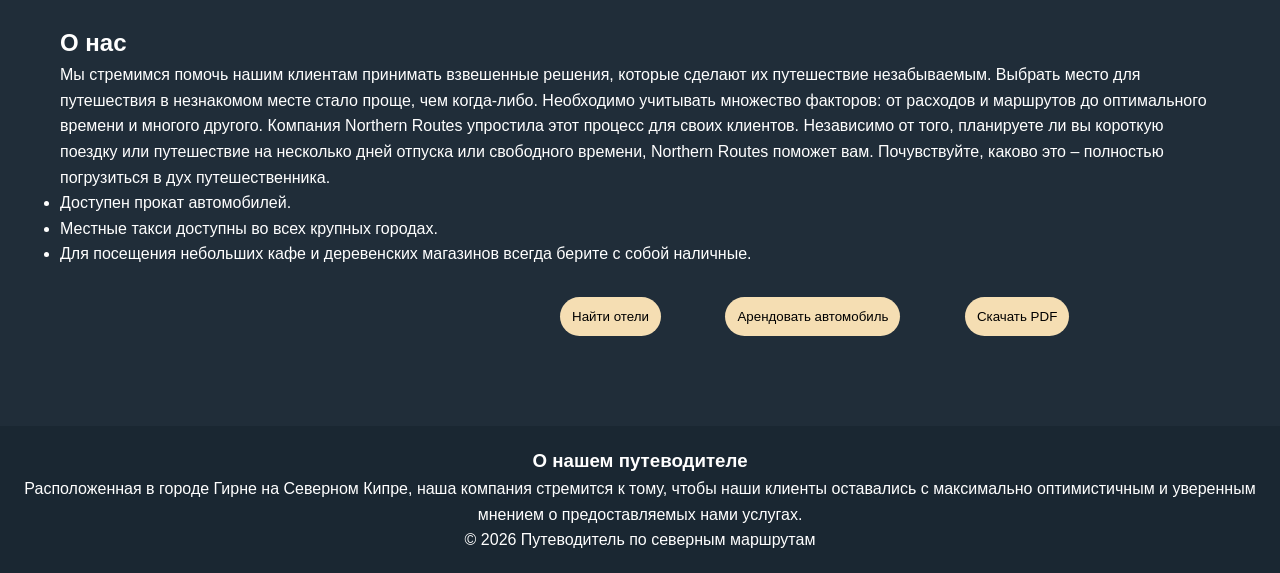
<file: ru/index.html>
<html class="translated-ltr" lang="ru"><head>
<meta charset="UTF-8"/>
<title>Северные маршруты | Путеводитель по Кипру | Путеводитель по Кипру | Маршруты путешествия по Кипру</title>
<meta content="Discover the hidden gems of North Cyprus. Turn one trip into a memorable adventure. " name="description"/>
<link href="https://northernroutes.com/en/" rel="canonical"/>
<link href="https://northernroutes/tr/index.html/" rel="alternate"/>
<link href="https://northernroutes/en/" rel="alternate"/>
<link href="https://northernroutes/ar/" rel="alternate"/>
<link href="https://northernroutes/ru/" rel="alternate"/>
<link href="style.css" rel="stylesheet"/>
</head>
<body>
<header>
<h1>Северные маршруты</h1>
<nav id="route-overview">
<span class="logo"></span>
<nav class="lang-nav">
<a href="../en/index.html">EN</a> |

          <a href="../tr/index.html">TR</a> |

          <a href="../ar/index.html">AR</a> |

          <a href="../ru/index.html">RU</a> |

        </nav>
<h2>Обзор маршрута</h2>
<a href="#route1">Плотина и сосновый лес. Побег. </a><br/>
<a href="#route2">Ремесленники Бейлербейи и оливковые рощи. Петля. </a><br/>
<a href="#route3">Монументальные оливковые деревья Калканлы и маршрут по кампусу METU. </a><br/>
<a href="#route4">Маршрут по Кипру бронзового века. </a><br/>
<a href="#route5">Мемориал Караогланоглу и западное побережье. </a><br/>
<a href="#about">О нас.</a>
</nav>
</header>
<main>
<section class="route" id="route1">
<div class="content">
<div class="details">
<h2>Побег из плотины и соснового леса</h2>
<p><strong>Категория: Природа</strong></p>
<p><strong>Тема: Спокойная вода, лесные тропы, Тихая деревня</strong></p>
<br/>
<p>Спокойный сельский маршрут, сочетающий тихие воды водохранилища Гечиткёй с сосновыми лесами, традиционной деревенской архитектурой и живописными видами. Рекомендуется любителям природы, ищущим расслабляющего отдыха на свежем воздухе.</p>
<br/>
<h3>Остановки</h3>
<ul>
<li>Водохранилище Гечиткёй</li>
<li>Начало тропы в сосновом лесу</li>
<li>Деревня Гечиткёй (каменные дома)</li>
<li>Зона для пикника</li>
<li>Панорамная смотровая площадка плотины</li>
</ul>
<br/>
<p>

          Общая протяженность маршрута: ~45 км. <br/>

          Ориентировочная продолжительность: 3–4 часа. <br/>

          Ориентировочный бюджет: ~1900 турецких лир на человека. 

        </p>
</div>
<div class="tip">
<p>
<strong>Совет от знатоков:</strong> 

          

          Приезжайте туда немного после восхода солнца, когда вода будет гладкой, как зеркало. Кроме того, пение птиц волшебным образом разносится по водохранилищу. Весь лес будет в вашем распоряжении.

        </p>
</div>
</div>
<div class="image">
<img src="1.jpeg"/>
<iframe height="480" src="https://www.google.com/maps/d/embed?mid=1fEk9jMq_enERXl50tbOGinUPRMcSZ24&amp;ehbc=2E312F&amp;noprof=1" width="640">
</iframe>
</div>
</section>
<section class="route reverse" id="route2">
<div class="content">
<div class="details">
<h2>Петля ремесленников Бейлербейи и оливковых рощ</h2>
<p><strong>Категория: Традиционный образ жизни</strong></p>
<p><strong>Тема: Трудящиеся художники, гончарное дело, оливковые рощи и долгий обед в деревне.</strong></p>
<br/>
<p>Откройте для себя культурное наследие Бейлербея, посетив местные гончарные мастерские, оливковые рощи и насладившись простой деревенской жизнью. Этот маршрут сочетает в себе местные деликатесы и очарование сельской местности.</p>
<br/>
<strong>Остановки</strong>
<ul>
<li>Площадь деревни Бейлербейи</li>
<li>Действующая гончарная мастерская</li>
<li>Деревня Гечиткёй (каменные дома)</li>
<li>Зона для пикника</li>
<li>Панорамная смотровая площадка плотины</li>
</ul>
<br/>
<p>

          Общая протяженность маршрута: ~55 км. <br/>

          Ориентировочная продолжительность: 3,5–4,5 часа. <br/>

          Ориентировочный бюджет: ~2000 турецких лир на человека. 

        </p>
</div>
<div class="tip">
<p>
<strong>Совет от знатоков:</strong>
<br/> 

          приезжайте ближе к вечеру. Свет, падающий на старые каменные здания, идеально подходит для фотографий, а с парковкой гораздо проще после отъезда туристических автобусов.

        </p>
</div>
</div>
<div class="image">
<img src="2.jpeg"/>
<iframe height="480" src="https://www.google.com/maps/d/embed?mid=10lsZTAsRRqmrjNbD1sh9Nc-gqhgbcto&amp;ehbc=2E312F&amp;noprof=1" width="640"></iframe>
</div>
</section>
<section class="route" id="route3">
<div class="content">
<div class="details">
<h2>Монументальные оливковые деревья Калканлы и маршрут кампуса METU</h2>
<p><strong>Категория: Природа и экология - Фотография</strong></p>
<p><strong>Тема: Безмятежная растительность, древняя зелень</strong></p>
<br/>
<p>Откройте для себя один из самых живописных природных ландшафтов Северного Кипра: древние оливковые рощи, виды на долины и спокойная обстановка кампуса METU.</p>
<br/>
<strong>Остановки</strong>
<ul>
<li>Величественная оливковая роща за пределами деревни Калканлы</li>
<li>Рядом находится пещера Чобан.</li>
<li>смотровая площадка с видом на охраняемую долину Калканлы.</li>
<li>территория университетского кампуса</li>
<li>место для отдыха у отмеченных мемориальных деревьев</li>
</ul>
<br/>
<p>

          Общая протяженность маршрута: ~90 км. <br/>

          Ориентировочная продолжительность: 4–5 часов. <br/>

          Ориентировочный бюджет: ~1200 турецких лир на человека. 

        </p>
</div>
<div class="tip">
<p>
<strong>Совет от знатоков:</strong>
<br/> 

         посетите это место в последнее воскресенье марта, когда ежегодная прогулка по монументальным оливковым деревьям привлекает местных жителей — обычно там только вы и птицы. Также стоит знать: лесной пожар 2020 года уничтожил около 90% из примерно 2000 деревьев, растущих здесь, поэтому оставшиеся гиганты считаются охраняемыми памятниками — оставайтесь на обозначенных тропах.

        </p>
</div>
</div>
<div class="image">
<img src="3.jpg"/>
<iframe height="480" src="https://www.google.com/maps/d/embed?mid=1WHkG3uEub9iXnFJmgwJmXyBKvGhkWRU&amp;ehbc=2E312F&amp;noprof=1" width="640"></iframe>
</div>
</section>
<section class="route reverse" id="route4">
<div class="content">
<div class="details">
<h2>Кипрский маршрут бронзового века</h2>
<p><strong>Тема: Древние поселения и образ жизни</strong></p>
<p><strong>Категория: Археология и история</strong></p>
<br/>
<p>Отправьтесь в путешествие в прошлое острова, посетив руины Энкоми бронзового века, а затем насладитесь безмятежными сельскими пейзажами.</p>
<br/>
<strong>Остановки</strong>
<ul>
<li>Древний город Энкоми</li>
<li>сельская дорога округа Фамагуста</li>
<li>живописная остановка на краю участка с видом на старое русло реки.</li>
<li>местное кафе в деревнях Тузлы</li>
<li>подход к городским стенам Газимагусы</li>
</ul>
<br/>
<p>

          Общая протяженность трассы: ~140 км. <br/>

          Ориентировочная продолжительность: 5–6 часов. <br/>

          Ориентировочный бюджет: ~2200 турецких лир на человека.

        </p>
</div>
<div class="tip">
<p>
<strong>Совет от знатоков:</strong>
<br/> 

         В настоящее время это место находится в нескольких километрах от берега — река, которая когда-то делала его действующим портом, заилилась несколько столетий назад, поэтому возьмите с собой воду и приготовьтесь к прогулке по открытой местности без каких-либо удобств на территории.

        </p>
</div>
</div>
<div class="image">
<img src="4.jpg"/>
<iframe height="480" src="https://www.google.com/maps/d/embed?mid=1oLGfw-9_306Hsn_ysLSkEjLz_wvmgr4&amp;ehbc=2E312F&amp;noprof=1" width="640"></iframe>
</div>
</section>
<section class="route" id="route5">
<div class="content">
<div class="details">
<h2>Мемориал Караогланоглу и западное побережье</h2>
<p><strong>Тема: глубинная археология</strong></p>
<p><strong>Категория: История</strong></p>
<br/>
<p>Прибрежный маршрут, сочетающий в себе символические исторические памятники и потрясающие виды. Путешественники могут узнать об истории региона, насладиться прекрасными пейзажами западного побережья и отдохнуть в кафе.</p>
<br/>
<strong>Остановки</strong>
<ul>
<li>Мемориальный сад мученичества</li>
<li>Музей мира и свободы</li>
<li>прибрежная смотровая площадка сразу за Караогланоглу</li>
<li>береговая линия Алсанджака</li>
<li>небольшое местное кафе в конце маршрута</li>
</ul>
<br/>
<p>

          Общая протяженность маршрута: ~20 км.   <br/>

          Ориентировочная продолжительность: 2–3 часа.   <br/>

          Ориентировочный бюджет: ~1800 турецких лир на человека.

        </p>
</div>
<div class="tip">
<p>
<strong>Совет от знатока:</strong>
<br/> 

            Музей рассказывает историю конфликта 1974 года с одной стороны, а не в нейтральном ключе. Полезно знать об этом перед посещением.

        </p>
</div>
</div>
<div class="image">
<img src="5.jpg"/>
<iframe height="480" src="https://www.google.com/maps/d/embed?mid=1V1FqYSu7r0nFkCXcWU6MBwQlQVxggYQ&amp;ehbc=2E312F&amp;noprof=1" width="640"></iframe>
</div>
</section>
</main>
<section class="about" id="about">
<h2>О нас</h2>
<p>

    Мы стремимся помочь нашим клиентам принимать взвешенные решения, которые сделают их путешествие незабываемым. Выбрать место для путешествия в незнакомом месте стало проще, чем когда-либо. Необходимо учитывать множество факторов: от расходов и маршрутов до оптимального времени и многого другого. Компания Northern Routes упростила этот процесс для своих клиентов. Независимо от того, планируете ли вы короткую поездку или путешествие на несколько дней отпуска или свободного времени, Northern Routes поможет вам. Почувствуйте, каково это – полностью погрузиться в дух путешественника.

  </p>
<ul>
<li>Доступен прокат автомобилей.</li>
<li>Местные такси доступны во всех крупных городах.</li>
<li>Для посещения небольших кафе и деревенских магазинов всегда берите с собой наличные.</li>
</ul>
<span class="link1"><a href="https://www.trivago.com/en-US/odr/hotels-kuzey-k%C4%B1br%C4%B1s-t%C3%BCrk-cumhuriyeti-t%C3%BCrkiye?search=200-419803&amp;msockid"><button class="hotel">Найти отели</button></a></span>
<span class="link2"><a href="https://www.sunrentacar.com/tr"><button class="car">Арендовать автомобиль</button></a></span>
<span class="link3"><button class="pdf" onclick="window.print()">Скачать PDF</button></span>
</section>
<footer class="footer">
<h3>О нашем путеводителе</h3>
<p>

    Расположенная в городе Гирне на Северном Кипре, наша компания стремится к тому, чтобы наши клиенты оставались с максимально оптимистичным и уверенным мнением о предоставляемых нами услугах.

  </p>
<p>© 2026 Путеводитель по северным маршрутам</p>
</footer>

</body></html>
</file>
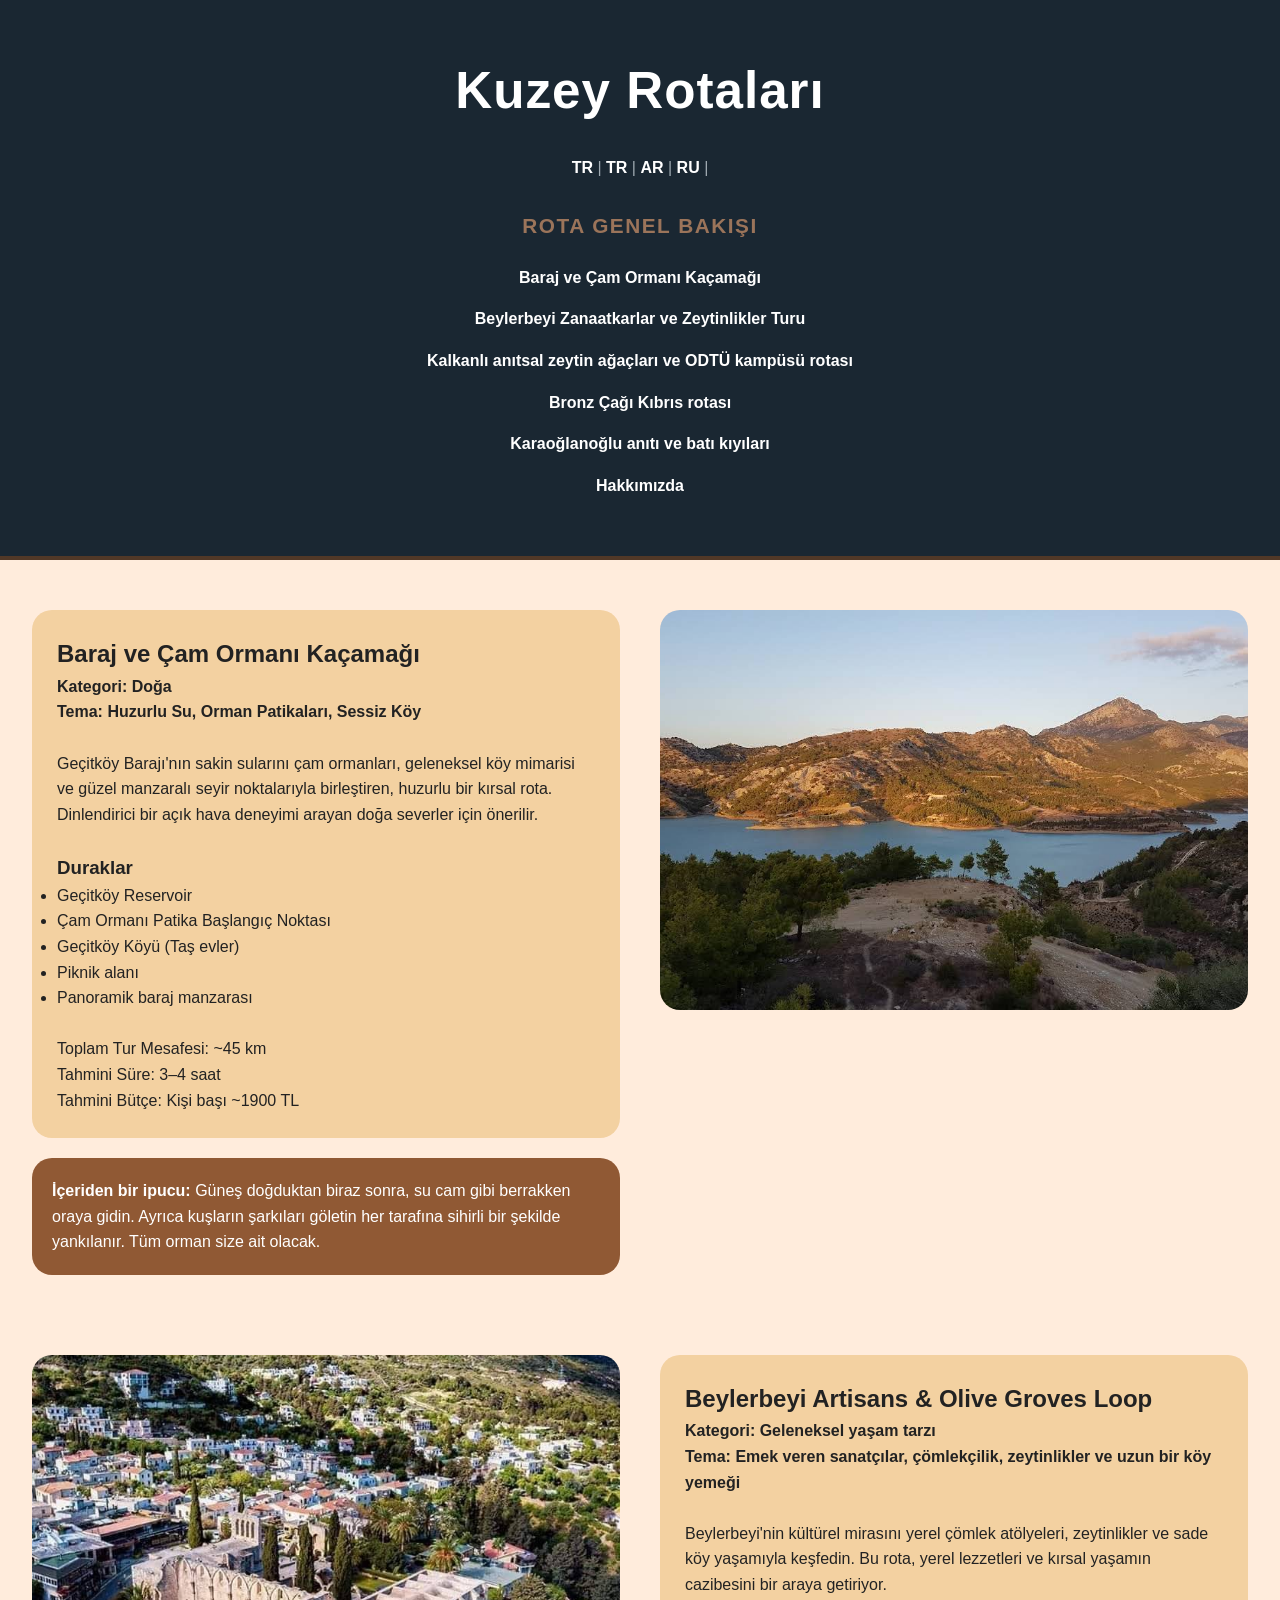
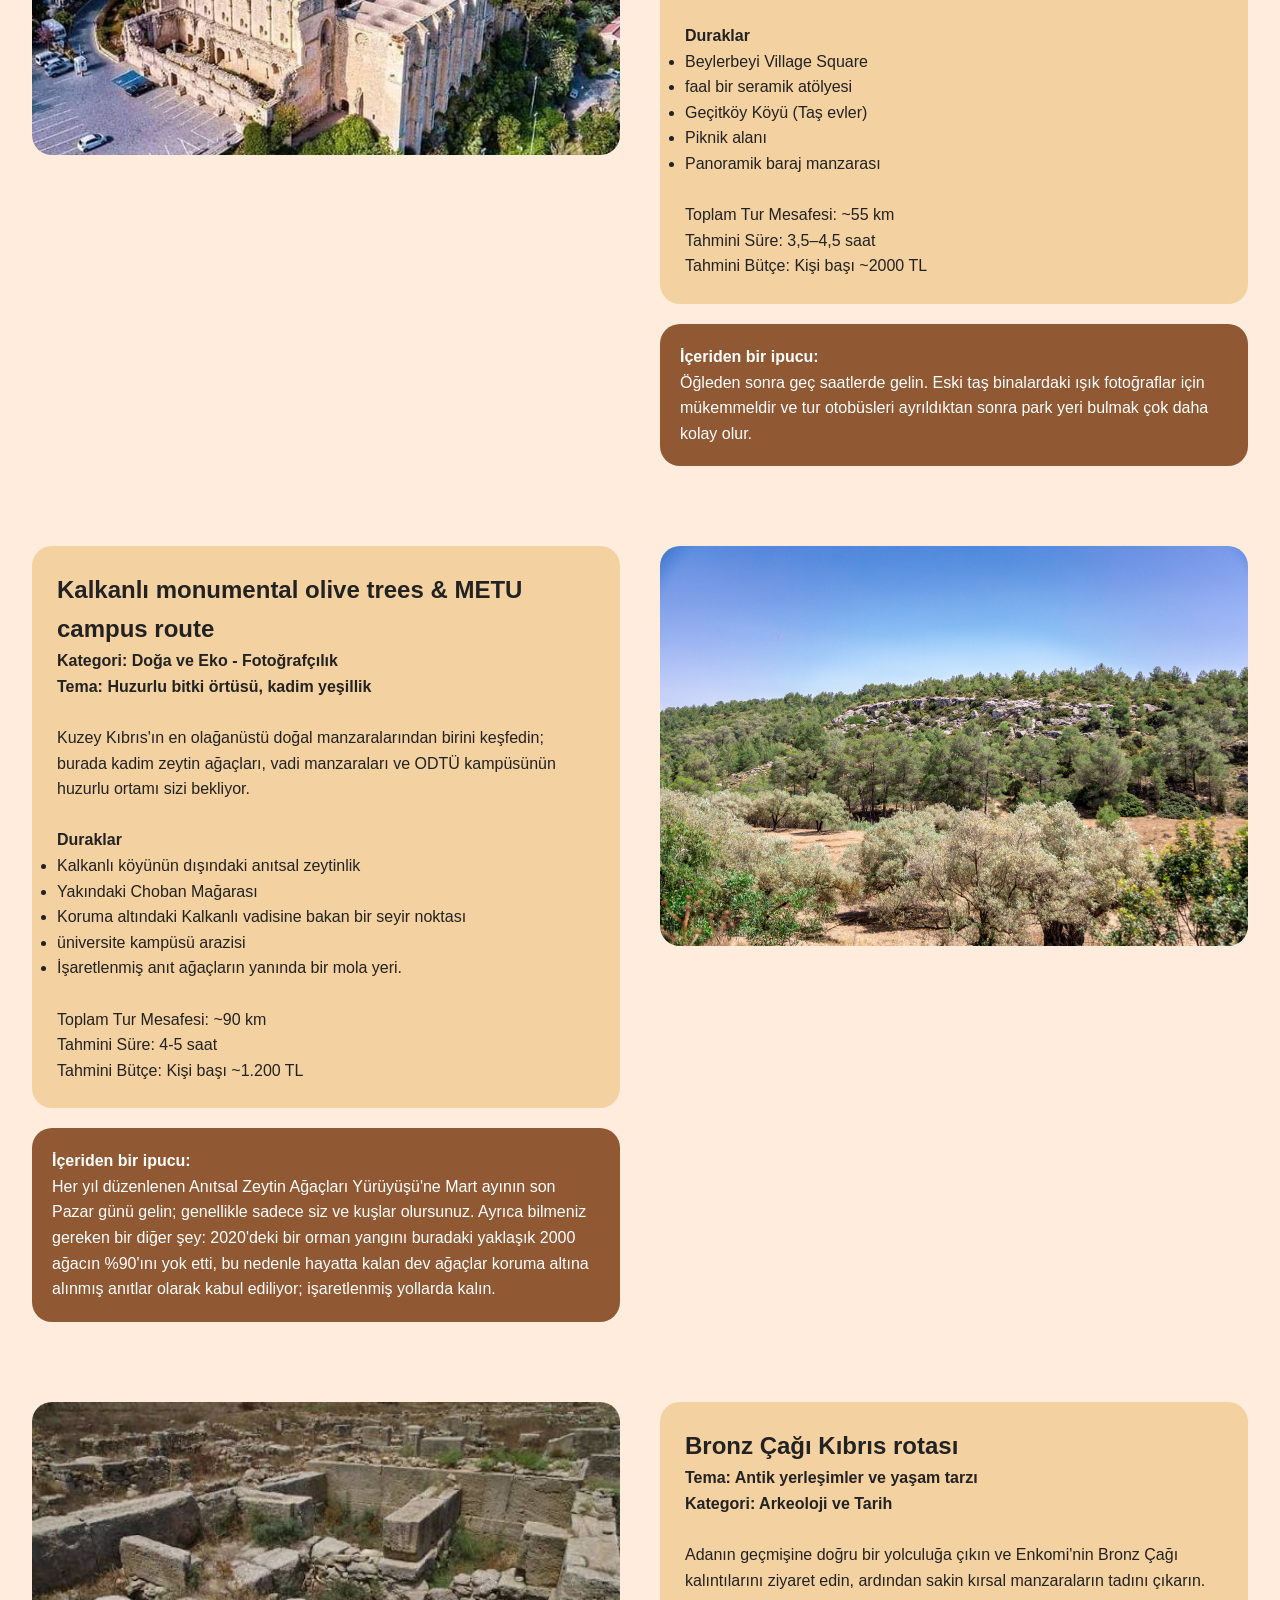
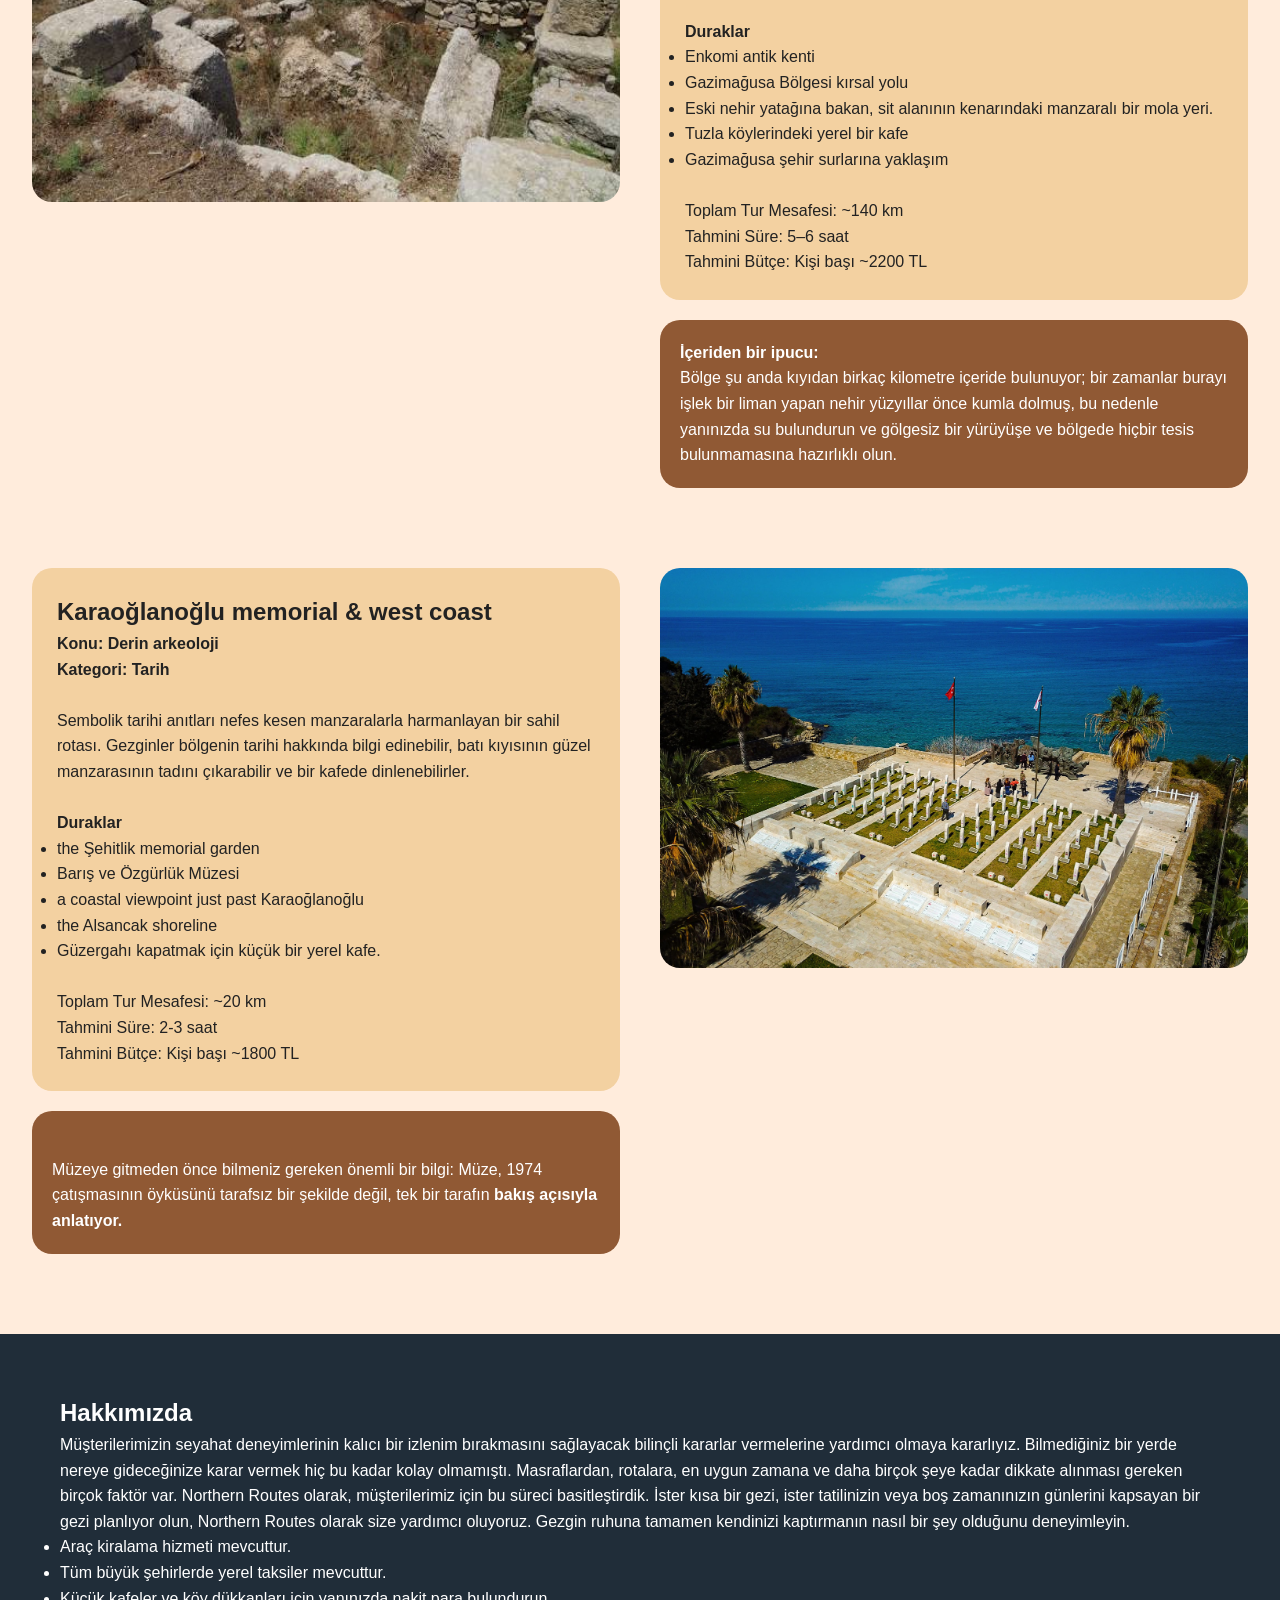
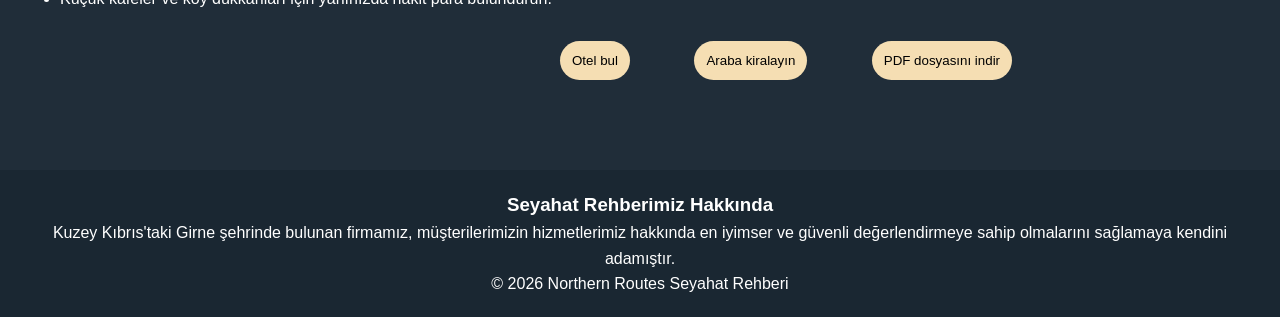
<file: tr/index.html>
<html class="translated-ltr" lang="tr"><head>
<meta charset="UTF-8"/>
<title>Kuzey Rotaları | Kıbrıs Turizm Rehberi | Kıbrıs Seyahat Rehberi | Kıbrıs Gezi Rotaları</title>
<meta content="Discover the hidden gems of North Cyprus. Turn one trip into a memorable adventure. " name="description"/>
<link href="https://northernroutes.com/en/" rel="canonical"/>
<link href="https://northernroutes/tr/index.html/" rel="alternate"/>
<link href="https://northernroutes/en/" rel="alternate"/>
<link href="https://northernroutes/ar/" rel="alternate"/>
<link href="https://northernroutes/ru/" rel="alternate"/>
<link href="style.css" rel="stylesheet"/>
</head>
<body>
<header>
<h1>Kuzey Rotaları</h1>
<nav id="route-overview">
<span class="logo"></span>
<nav class="lang-nav">
<a href="../en/index.html">TR</a> |

          <a href="../tr/index.html">TR</a> |

          <a href="../ar/index.html">AR</a> |

          <a href="../ru/index.html">RU</a> |

        </nav>
<h2>Rota Genel Bakışı</h2>
<a href="#route1">Baraj ve Çam Ormanı Kaçamağı </a><br/>
<a href="#route2">Beylerbeyi Zanaatkarlar ve Zeytinlikler Turu </a><br/>
<a href="#route3">Kalkanlı anıtsal zeytin ağaçları ve ODTÜ kampüsü rotası </a><br/>
<a href="#route4">Bronz Çağı Kıbrıs rotası </a><br/>
<a href="#route5">Karaoğlanoğlu anıtı ve batı kıyıları </a><br/>
<a href="#about">Hakkımızda</a>
</nav>
</header>
<main>
<section class="route" id="route1">
<div class="content">
<div class="details">
<h2>Baraj ve Çam Ormanı Kaçamağı</h2>
<p><strong>Kategori: Doğa</strong></p>
<p><strong>Tema: Huzurlu Su, Orman Patikaları, Sessiz Köy</strong></p>
<br/>
<p>Geçitköy Barajı'nın sakin sularını çam ormanları, geleneksel köy mimarisi ve güzel manzaralı seyir noktalarıyla birleştiren, huzurlu bir kırsal rota. Dinlendirici bir açık hava deneyimi arayan doğa severler için önerilir.</p>
<br/>
<h3>Duraklar</h3>
<ul>
<li>Geçitköy Reservoir</li>
<li>Çam Ormanı Patika Başlangıç ​​Noktası</li>
<li>Geçitköy Köyü (Taş evler)</li>
<li>Piknik alanı</li>
<li>Panoramik baraj manzarası</li>
</ul>
<br/>
<p>

          Toplam Tur Mesafesi: ~45 km <br/>

          Tahmini Süre: 3–4 saat <br/>

          Tahmini Bütçe: Kişi başı ~1900 TL 

        </p>
</div>
<div class="tip">
<p>
<strong>İçeriden bir ipucu:</strong> 

          

          Güneş doğduktan biraz sonra, su cam gibi berrakken oraya gidin. Ayrıca kuşların şarkıları göletin her tarafına sihirli bir şekilde yankılanır. Tüm orman size ait olacak.

        </p>
</div>
</div>
<div class="image">
<img src="1.jpeg"/>
<iframe height="480" src="https://www.google.com/maps/d/embed?mid=1fEk9jMq_enERXl50tbOGinUPRMcSZ24&amp;ehbc=2E312F&amp;noprof=1" width="640">
</iframe>
</div>
</section>
<section class="route reverse" id="route2">
<div class="content">
<div class="details">
<h2> Beylerbeyi Artisans &amp; Olive Groves Loop</h2>
<p><strong>Kategori: Geleneksel yaşam tarzı</strong></p>
<p><strong>Tema: Emek veren sanatçılar, çömlekçilik, zeytinlikler ve uzun bir köy yemeği</strong></p>
<br/>
<p>Beylerbeyi'nin kültürel mirasını yerel çömlek atölyeleri, zeytinlikler ve sade köy yaşamıyla keşfedin. Bu rota, yerel lezzetleri ve kırsal yaşamın cazibesini bir araya getiriyor.</p>
<br/>
<strong>Duraklar</strong>
<ul>
<li> Beylerbeyi Village Square</li>
<li>faal bir seramik atölyesi</li>
<li>Geçitköy Köyü (Taş evler)</li>
<li>Piknik alanı</li>
<li>Panoramik baraj manzarası</li>
</ul>
<br/>
<p>

          Toplam Tur Mesafesi: ~55 km <br/>

          Tahmini Süre: 3,5–4,5 saat <br/>

          Tahmini Bütçe: Kişi başı ~2000 TL 

        </p>
</div>
<div class="tip">
<p>
<strong>İçeriden bir ipucu:</strong>
<br/> 

          Öğleden sonra geç saatlerde gelin. Eski taş binalardaki ışık fotoğraflar için mükemmeldir ve tur otobüsleri ayrıldıktan sonra park yeri bulmak çok daha kolay olur.

        </p>
</div>
</div>
<div class="image">
<img src="2.jpeg"/>
<iframe height="480" src="https://www.google.com/maps/d/embed?mid=10lsZTAsRRqmrjNbD1sh9Nc-gqhgbcto&amp;ehbc=2E312F&amp;noprof=1" width="640"></iframe>
</div>
</section>
<section class="route" id="route3">
<div class="content">
<div class="details">
<h2> Kalkanlı monumental olive trees &amp; METU campus route</h2>
<p><strong>Kategori: Doğa ve Eko - Fotoğrafçılık</strong></p>
<p><strong>Tema: Huzurlu bitki örtüsü, kadim yeşillik</strong></p>
<br/>
<p>Kuzey Kıbrıs'ın en olağanüstü doğal manzaralarından birini keşfedin; burada kadim zeytin ağaçları, vadi manzaraları ve ODTÜ kampüsünün huzurlu ortamı sizi bekliyor.</p>
<br/>
<strong>Duraklar</strong>
<ul>
<li>Kalkanlı köyünün dışındaki anıtsal zeytinlik</li>
<li>Yakındaki Choban Mağarası</li>
<li>Koruma altındaki Kalkanlı vadisine bakan bir seyir noktası</li>
<li>üniversite kampüsü arazisi</li>
<li>İşaretlenmiş anıt ağaçların yanında bir mola yeri.</li>
</ul>
<br/>
<p>

          Toplam Tur Mesafesi: ~90 km <br/>

          Tahmini Süre: 4-5 saat <br/>

          Tahmini Bütçe: Kişi başı ~1.200 TL 

        </p>
</div>
<div class="tip">
<p>
<strong>İçeriden bir ipucu:</strong>
<br/> 

         Her yıl düzenlenen Anıtsal Zeytin Ağaçları Yürüyüşü'ne Mart ayının son Pazar günü gelin; genellikle sadece siz ve kuşlar olursunuz. Ayrıca bilmeniz gereken bir diğer şey: 2020'deki bir orman yangını buradaki yaklaşık 2000 ağacın %90'ını yok etti, bu nedenle hayatta kalan dev ağaçlar koruma altına alınmış anıtlar olarak kabul ediliyor; işaretlenmiş yollarda kalın.

        </p>
</div>
</div>
<div class="image">
<img src="3.jpg"/>
<iframe height="480" src="https://www.google.com/maps/d/embed?mid=1WHkG3uEub9iXnFJmgwJmXyBKvGhkWRU&amp;ehbc=2E312F&amp;noprof=1" width="640"></iframe>
</div>
</section>
<section class="route reverse" id="route4">
<div class="content">
<div class="details">
<h2>Bronz Çağı Kıbrıs rotası</h2>
<p><strong>Tema: Antik yerleşimler ve yaşam tarzı</strong></p>
<p><strong>Kategori: Arkeoloji ve Tarih</strong></p>
<br/>
<p>Adanın geçmişine doğru bir yolculuğa çıkın ve Enkomi'nin Bronz Çağı kalıntılarını ziyaret edin, ardından sakin kırsal manzaraların tadını çıkarın.</p>
<br/>
<strong>Duraklar</strong>
<ul>
<li>Enkomi antik kenti</li>
<li>Gazimağusa Bölgesi kırsal yolu</li>
<li>Eski nehir yatağına bakan, sit alanının kenarındaki manzaralı bir mola yeri.</li>
<li>Tuzla köylerindeki yerel bir kafe</li>
<li>Gazimağusa şehir surlarına yaklaşım</li>
</ul>
<br/>
<p>

          Toplam Tur Mesafesi: ~140 km <br/>

          Tahmini Süre: 5–6 saat <br/>

          Tahmini Bütçe: Kişi başı ~2200 TL

        </p>
</div>
<div class="tip">
<p>
<strong>İçeriden bir ipucu:</strong>
<br/> 

         Bölge şu anda kıyıdan birkaç kilometre içeride bulunuyor; bir zamanlar burayı işlek bir liman yapan nehir yüzyıllar önce kumla dolmuş, bu nedenle yanınızda su bulundurun ve gölgesiz bir yürüyüşe ve bölgede hiçbir tesis bulunmamasına hazırlıklı olun.

        </p>
</div>
</div>
<div class="image">
<img src="4.jpg"/>
<iframe height="480" src="https://www.google.com/maps/d/embed?mid=1oLGfw-9_306Hsn_ysLSkEjLz_wvmgr4&amp;ehbc=2E312F&amp;noprof=1" width="640"></iframe>
</div>
</section>
<section class="route" id="route5">
<div class="content">
<div class="details">
<h2>Karaoğlanoğlu memorial &amp; west coast </h2>
<p><strong>Konu: Derin arkeoloji</strong></p>
<p><strong>Kategori: Tarih</strong></p>
<br/>
<p>Sembolik tarihi anıtları nefes kesen manzaralarla harmanlayan bir sahil rotası. Gezginler bölgenin tarihi hakkında bilgi edinebilir, batı kıyısının güzel manzarasının tadını çıkarabilir ve bir kafede dinlenebilirler.</p>
<br/>
<strong>Duraklar</strong>
<ul>
<li> the Şehitlik memorial garden</li>
<li>Barış ve Özgürlük Müzesi</li>
<li>a coastal viewpoint just past Karaoğlanoğlu</li>
<li> the Alsancak shoreline</li>
<li>Güzergahı kapatmak için küçük bir yerel kafe.</li>
</ul>
<br/>
<p>

          Toplam Tur Mesafesi: ~20 km   <br/>

          Tahmini Süre: 2-3 saat   <br/>

          Tahmini Bütçe: Kişi başı ~1800 TL

        </p>
</div>
<div class="tip">
<p>
<strong></strong>
<br/>

            Müzeye gitmeden önce bilmeniz gereken önemli bir bilgi: Müze, 1974 çatışmasının öyküsünü tarafsız bir şekilde değil, tek bir tarafın

         <strong>bakış açısıyla anlatıyor.</strong></p>
</div>
</div>
<div class="image">
<img src="5.jpg"/>
<iframe height="480" src="https://www.google.com/maps/d/embed?mid=1V1FqYSu7r0nFkCXcWU6MBwQlQVxggYQ&amp;ehbc=2E312F&amp;noprof=1" width="640"></iframe>
</div>
</section>
</main>
<section class="about" id="about">
<h2>Hakkımızda</h2>
<p>

    Müşterilerimizin seyahat deneyimlerinin kalıcı bir izlenim bırakmasını sağlayacak bilinçli kararlar vermelerine yardımcı olmaya kararlıyız. Bilmediğiniz bir yerde nereye gideceğinize karar vermek hiç bu kadar kolay olmamıştı. Masraflardan, rotalara, en uygun zamana ve daha birçok şeye kadar dikkate alınması gereken birçok faktör var. Northern Routes olarak, müşterilerimiz için bu süreci basitleştirdik. İster kısa bir gezi, ister tatilinizin veya boş zamanınızın günlerini kapsayan bir gezi planlıyor olun, Northern Routes olarak size yardımcı oluyoruz. Gezgin ruhuna tamamen kendinizi kaptırmanın nasıl bir şey olduğunu deneyimleyin.

  </p>
<ul>
<li>Araç kiralama hizmeti mevcuttur.</li>
<li>Tüm büyük şehirlerde yerel taksiler mevcuttur.</li>
<li>Küçük kafeler ve köy dükkanları için yanınızda nakit para bulundurun.</li>
</ul>
<span class="link1"><a href="https://www.trivago.com/en-US/odr/hotels-kuzey-k%C4%B1br%C4%B1s-t%C3%BCrk-cumhuriyeti-t%C3%BCrkiye?search=200-419803&amp;msockid"><button class="hotel">Otel bul</button></a></span>
<span class="link2"><a href="https://www.sunrentacar.com/tr"><button class="car">Araba kiralayın</button></a></span>
<span class="link3"><button class="pdf" onclick="window.print()">PDF dosyasını indir</button></span>
</section>
<footer class="footer">
<h3>Seyahat Rehberimiz Hakkında</h3>
<p>

    Kuzey Kıbrıs'taki Girne şehrinde bulunan firmamız, müşterilerimizin hizmetlerimiz hakkında en iyimser ve güvenli değerlendirmeye sahip olmalarını sağlamaya kendini adamıştır.

  </p>
<p>© 2026 Northern Routes Seyahat Rehberi</p>
</footer>

</body></html>
</file>
<file: ar/style.css>
*{
  margin: 0%;
  padding: 0%;
  box-sizing: border-box;
}

body{
  font-family: 'Segoe UI', Tahoma, Geneva, Verdana, sans-serif;
  background-color: #ffecdc;
  color: #222;
  line-height: 1.6;
}

main{
 width: 95%;
 margin: 0 auto;
}

@media print {

  header nav, 
  .lang-nav {
    display: none !important;
  }

  body {
    background-color: #ffecdc !important;
    webkit-print-color-adjust: exact;
    print-color-adjust: exact;
  }

  .details {
    background: rgb(243, 209, 161) !important;
  }

  .tip {
    background: #905934 !important;
  }
}

header {
  background-color: #1a2732; 
  color: #ffffff;            
  width: 100%;
  box-sizing: border-box;
  text-align: center;
  padding: 50px 20px;
  margin-bottom: 50px;
  border-bottom: 4px solid #513827;
}

header h1 {
  font-size: 3.2em;
  color: #ffffff; 
  margin-top: 0;
  margin-bottom: 15px;
  letter-spacing: 1px; 
}


header nav, header {
  color: #a0aab2;
}

nav h2 {
  color: #9b745a; 
  font-size: 1.3em;
  margin-top: 20px;
  margin-bottom: 15px;
  text-transform: uppercase;
  letter-spacing: 1.5px;
}

nav a {
  color: #ffffff;
  text-decoration: none;
  font-weight: 600;
  display: inline-block;
  padding: 8px 0;
  transition: color 0.2s ease; 
}

nav a:hover {
  color: #9b745a; 
}

.route {
  display: grid;
  grid-template-columns: 1fr 1fr;
  grid-template-areas: "content image";
  gap: 40px;
  margin-bottom: 80px;
}

.route .image {
  grid-area: image;
  display: flex; 
  flex-direction: column; 
  gap: 15px;
}

.route .image img {
  width: 100%;
  max-height: 400px;
  object-fit: cover;
  display: block;

  border-radius: 20px;
}

  .route .image iframe {
    width: 100%;
    height: 240px;
    border: 0;

    border-radius: 20px;
  }

.content,
.image{
}

.content{
  display: grid;
  grid-template-rows: 1fr auto; 
  height: 100%;
}

.image{
 height: 100%;
}

.image img {
  width: 100%;
  height: 100%;
  max-height: 400px;
  object-fit: cover; 
  display: block;
}

.route .content {
  grid-area: content;
  
}

.route.reverse {
  grid-template-areas: "image content";
}

.route {
  margin-bottom: 80px; 
}


.details{
  padding: 25px;
  background: rgb(243, 209, 161);
  margin-bottom: 20px;

  border-radius: 20px;
}

.tip{
  background: #905934;
  color:white;
  padding: 20px;

  
  border-radius: 20px;
}

.about,
.footer {
  width: 100%;
  box-sizing: border-box; 
}

.about{
  background:#202d39;
  color: white;
  padding: 60px;
  
}


.hotel{
background-color: wheat;
border: none;
border-radius: 12;
text-align: center;
padding-top: 12px;
padding-bottom: 12px;
padding-left: 12px;
padding-right: 12px;
margin-top: 30px ;
margin-bottom: 30px;
margin-right: 30;
margin-left: 500px ;
border-radius: 20px;
}

.car{
background-color: wheat;
border: none;
border-radius: 12;
text-align: center;
padding-top: 12px;
padding-bottom: 12px;
padding-left: 12px;
padding-right: 12px;
margin-top: 30px ;
margin-bottom: 30px;
margin-right: 30;
margin-left: 30px;
border-radius: 20px;
}

.pdf{
  background-color:wheat;
  border: none ;
  border-radius: 12;
  text-align: center;
  padding-top: 12px;
  padding-bottom: 12px;
  padding-left: 12px;
  padding-right: 12px;
  margin-top: 30px ;
  margin-bottom: 30px;
  margin-right: 30;
  margin-left: 30px ;
  border-radius: 20px;
}

.hotel:hover,
.car:hover,
.pdf:hover{
  background-color: white ;
  cursor: pointer;: ;
}

.hotel:active,
.car:active,
.pdf:active{
  background-color: rgb(244, 209, 144) ;
}


.footer{
  background: #1a2732;
  color: white;
  text-align: center;
  padding: 20px;
}
</file>
<file: en/style.css>
*{
  margin: 0%;
  padding: 0%;
  box-sizing: border-box;
}

body{
  font-family: 'Segoe UI', Tahoma, Geneva, Verdana, sans-serif;
  background-color: #ffecdc;
  color: #222;
  line-height: 1.6;
}

main{
 width: 95%;
 margin: 0 auto;
}

@media print {

  header nav, 
  .lang-nav {
    display: none !important;
  }

  body {
    background-color: #ffecdc !important;
    webkit-print-color-adjust: exact;
    print-color-adjust: exact;
  }

  .details {
    background: rgb(243, 209, 161) !important;
  }

  .tip {
    background: #905934 !important;
  }
}

header {
  background-color: #1a2732; 
  color: #ffffff;            
  width: 100%;
  box-sizing: border-box;
  text-align: center;
  padding: 50px 20px;
  margin-bottom: 50px;
  border-bottom: 4px solid #513827;
}

header h1 {
  font-size: 3.2em;
  color: #ffffff; 
  margin-top: 0;
  margin-bottom: 15px;
  letter-spacing: 1px; 
}


header nav, header {
  color: #a0aab2;
}

nav h2 {
  color: #9b745a; 
  font-size: 1.3em;
  margin-top: 20px;
  margin-bottom: 15px;
  text-transform: uppercase;
  letter-spacing: 1.5px;
}

nav a {
  color: #ffffff;
  text-decoration: none;
  font-weight: 600;
  display: inline-block;
  padding: 8px 0;
  transition: color 0.2s ease; 
}

nav a:hover {
  color: #9b745a; 
}

.route {
  display: grid;
  grid-template-columns: 1fr 1fr;
  grid-template-areas: "content image";
  gap: 40px;
  margin-bottom: 80px;
}

.route .image {
  grid-area: image;
  display: flex; 
  flex-direction: column; 
  gap: 15px;
}

.route .image img {
  width: 100%;
  max-height: 400px;
  object-fit: cover;
  display: block;

  border-radius: 20px;
}

  .route .image iframe {
    width: 100%;
    height: 240px;
    border: 0;

    border-radius: 20px;
  }

.content,
.image{
}

.content{
  display: grid;
  grid-template-rows: 1fr auto; 
  height: 100%;
}

.image{
 height: 100%;
}

.image img {
  width: 100%;
  height: 100%;
  max-height: 400px;
  object-fit: cover; 
  display: block;
}

.route .content {
  grid-area: content;
  
}

.route.reverse {
  grid-template-areas: "image content";
}

.route {
  margin-bottom: 80px; 
}


.details{
  padding: 25px;
  background: rgb(243, 209, 161);
  margin-bottom: 20px;

  border-radius: 20px;
}

.tip{
  background: #905934;
  color:white;
  padding: 20px;

  
  border-radius: 20px;
}

.about,
.footer {
  width: 100%;
  box-sizing: border-box; 
}

.about{
  background:#202d39;
  color: white;
  padding: 60px;
  
}


.hotel{
background-color: wheat;
border: none;
border-radius: 12;
text-align: center;
padding-top: 12px;
padding-bottom: 12px;
padding-left: 12px;
padding-right: 12px;
margin-top: 30px ;
margin-bottom: 30px;
margin-right: 30;
margin-left: 500px ;
border-radius: 20px;
}

.car{
background-color: wheat;
border: none;
border-radius: 12;
text-align: center;
padding-top: 12px;
padding-bottom: 12px;
padding-left: 12px;
padding-right: 12px;
margin-top: 30px ;
margin-bottom: 30px;
margin-right: 30;
margin-left: 30px;
border-radius: 20px;
}

.pdf{
  background-color:wheat;
  border: none ;
  border-radius: 12;
  text-align: center;
  padding-top: 12px;
  padding-bottom: 12px;
  padding-left: 12px;
  padding-right: 12px;
  margin-top: 30px ;
  margin-bottom: 30px;
  margin-right: 30;
  margin-left: 30px ;
  border-radius: 20px;
}

.hotel:hover,
.car:hover,
.pdf:hover{
  background-color: white ;
  cursor: pointer;: ;
}

.hotel:active,
.car:active,
.pdf:active{
  background-color: rgb(244, 209, 144) ;
}


.footer{
  background: #1a2732;
  color: white;
  text-align: center;
  padding: 20px;
}
</file>
<file: ru/style.css>
*{
  margin: 0%;
  padding: 0%;
  box-sizing: border-box;
}

body{
  font-family: 'Segoe UI', Tahoma, Geneva, Verdana, sans-serif;
  background-color: #ffecdc;
  color: #222;
  line-height: 1.6;
}

main{
 width: 95%;
 margin: 0 auto;
}

@media print {

  header nav, 
  .lang-nav {
    display: none !important;
  }

  body {
    background-color: #ffecdc !important;
    webkit-print-color-adjust: exact;
    print-color-adjust: exact;
  }

  .details {
    background: rgb(243, 209, 161) !important;
  }

  .tip {
    background: #905934 !important;
  }
}

header {
  background-color: #1a2732; 
  color: #ffffff;            
  width: 100%;
  box-sizing: border-box;
  text-align: center;
  padding: 50px 20px;
  margin-bottom: 50px;
  border-bottom: 4px solid #513827;
}

header h1 {
  font-size: 3.2em;
  color: #ffffff; 
  margin-top: 0;
  margin-bottom: 15px;
  letter-spacing: 1px; 
}


header nav, header {
  color: #a0aab2;
}

nav h2 {
  color: #9b745a; 
  font-size: 1.3em;
  margin-top: 20px;
  margin-bottom: 15px;
  text-transform: uppercase;
  letter-spacing: 1.5px;
}

nav a {
  color: #ffffff;
  text-decoration: none;
  font-weight: 600;
  display: inline-block;
  padding: 8px 0;
  transition: color 0.2s ease; 
}

nav a:hover {
  color: #9b745a; 
}

.route {
  display: grid;
  grid-template-columns: 1fr 1fr;
  grid-template-areas: "content image";
  gap: 40px;
  margin-bottom: 80px;
}

.route .image {
  grid-area: image;
  display: flex; 
  flex-direction: column; 
  gap: 15px;
}

.route .image img {
  width: 100%;
  max-height: 400px;
  object-fit: cover;
  display: block;

  border-radius: 20px;
}

  .route .image iframe {
    width: 100%;
    height: 240px;
    border: 0;

    border-radius: 20px;
  }

.content,
.image{
}

.content{
  display: grid;
  grid-template-rows: 1fr auto; 
  height: 100%;
}

.image{
 height: 100%;
}

.image img {
  width: 100%;
  height: 100%;
  max-height: 400px;
  object-fit: cover; 
  display: block;
}

.route .content {
  grid-area: content;
  
}

.route.reverse {
  grid-template-areas: "image content";
}

.route {
  margin-bottom: 80px; 
}


.details{
  padding: 25px;
  background: rgb(243, 209, 161);
  margin-bottom: 20px;

  border-radius: 20px;
}

.tip{
  background: #905934;
  color:white;
  padding: 20px;

  
  border-radius: 20px;
}

.about,
.footer {
  width: 100%;
  box-sizing: border-box; 
}

.about{
  background:#202d39;
  color: white;
  padding: 60px;
  
}


.hotel{
background-color: wheat;
border: none;
border-radius: 12;
text-align: center;
padding-top: 12px;
padding-bottom: 12px;
padding-left: 12px;
padding-right: 12px;
margin-top: 30px ;
margin-bottom: 30px;
margin-right: 30;
margin-left: 500px ;
border-radius: 20px;
}

.car{
background-color: wheat;
border: none;
border-radius: 12;
text-align: center;
padding-top: 12px;
padding-bottom: 12px;
padding-left: 12px;
padding-right: 12px;
margin-top: 30px ;
margin-bottom: 30px;
margin-right: 30;
margin-left: 30px;
border-radius: 20px;
}

.pdf{
  background-color:wheat;
  border: none ;
  border-radius: 12;
  text-align: center;
  padding-top: 12px;
  padding-bottom: 12px;
  padding-left: 12px;
  padding-right: 12px;
  margin-top: 30px ;
  margin-bottom: 30px;
  margin-right: 30;
  margin-left: 30px ;
  border-radius: 20px;
}

.hotel:hover,
.car:hover,
.pdf:hover{
  background-color: white ;
  cursor: pointer;: ;
}

.hotel:active,
.car:active,
.pdf:active{
  background-color: rgb(244, 209, 144) ;
}


.footer{
  background: #1a2732;
  color: white;
  text-align: center;
  padding: 20px;
}
</file>
<file: tr/style.css>
*{
  margin: 0%;
  padding: 0%;
  box-sizing: border-box;
}

body{
  font-family: 'Segoe UI', Tahoma, Geneva, Verdana, sans-serif;
  background-color: #ffecdc;
  color: #222;
  line-height: 1.6;
}

main{
 width: 95%;
 margin: 0 auto;
}

@media print {

  header nav, 
  .lang-nav {
    display: none !important;
  }

  body {
    background-color: #ffecdc !important;
    webkit-print-color-adjust: exact;
    print-color-adjust: exact;
  }

  .details {
    background: rgb(243, 209, 161) !important;
  }

  .tip {
    background: #905934 !important;
  }
}

header {
  background-color: #1a2732; 
  color: #ffffff;            
  width: 100%;
  box-sizing: border-box;
  text-align: center;
  padding: 50px 20px;
  margin-bottom: 50px;
  border-bottom: 4px solid #513827;
}

header h1 {
  font-size: 3.2em;
  color: #ffffff; 
  margin-top: 0;
  margin-bottom: 15px;
  letter-spacing: 1px; 
}


header nav, header {
  color: #a0aab2;
}

nav h2 {
  color: #9b745a; 
  font-size: 1.3em;
  margin-top: 20px;
  margin-bottom: 15px;
  text-transform: uppercase;
  letter-spacing: 1.5px;
}

nav a {
  color: #ffffff;
  text-decoration: none;
  font-weight: 600;
  display: inline-block;
  padding: 8px 0;
  transition: color 0.2s ease; 
}

nav a:hover {
  color: #9b745a; 
}

.route {
  display: grid;
  grid-template-columns: 1fr 1fr;
  grid-template-areas: "content image";
  gap: 40px;
  margin-bottom: 80px;
}

.route .image {
  grid-area: image;
  display: flex; 
  flex-direction: column; 
  gap: 15px;
}

.route .image img {
  width: 100%;
  max-height: 400px;
  object-fit: cover;
  display: block;

  border-radius: 20px;
}

  .route .image iframe {
    width: 100%;
    height: 240px;
    border: 0;

    border-radius: 20px;
  }

.content,
.image{
}

.content{
  display: grid;
  grid-template-rows: 1fr auto; 
  height: 100%;
}

.image{
 height: 100%;
}

.image img {
  width: 100%;
  height: 100%;
  max-height: 400px;
  object-fit: cover; 
  display: block;
}

.route .content {
  grid-area: content;
  
}

.route.reverse {
  grid-template-areas: "image content";
}

.route {
  margin-bottom: 80px; 
}


.details{
  padding: 25px;
  background: rgb(243, 209, 161);
  margin-bottom: 20px;

  border-radius: 20px;
}

.tip{
  background: #905934;
  color:white;
  padding: 20px;

  
  border-radius: 20px;
}

.about,
.footer {
  width: 100%;
  box-sizing: border-box; 
}

.about{
  background:#202d39;
  color: white;
  padding: 60px;
  
}


.hotel{
background-color: wheat;
border: none;
border-radius: 12;
text-align: center;
padding-top: 12px;
padding-bottom: 12px;
padding-left: 12px;
padding-right: 12px;
margin-top: 30px ;
margin-bottom: 30px;
margin-right: 30;
margin-left: 500px ;
border-radius: 20px;
}

.car{
background-color: wheat;
border: none;
border-radius: 12;
text-align: center;
padding-top: 12px;
padding-bottom: 12px;
padding-left: 12px;
padding-right: 12px;
margin-top: 30px ;
margin-bottom: 30px;
margin-right: 30;
margin-left: 30px;
border-radius: 20px;
}

.pdf{
  background-color:wheat;
  border: none ;
  border-radius: 12;
  text-align: center;
  padding-top: 12px;
  padding-bottom: 12px;
  padding-left: 12px;
  padding-right: 12px;
  margin-top: 30px ;
  margin-bottom: 30px;
  margin-right: 30;
  margin-left: 30px ;
  border-radius: 20px;
}

.hotel:hover,
.car:hover,
.pdf:hover{
  background-color: white ;
  cursor: pointer;: ;
}

.hotel:active,
.car:active,
.pdf:active{
  background-color: rgb(244, 209, 144) ;
}


.footer{
  background: #1a2732;
  color: white;
  text-align: center;
  padding: 20px;
}
</file>
